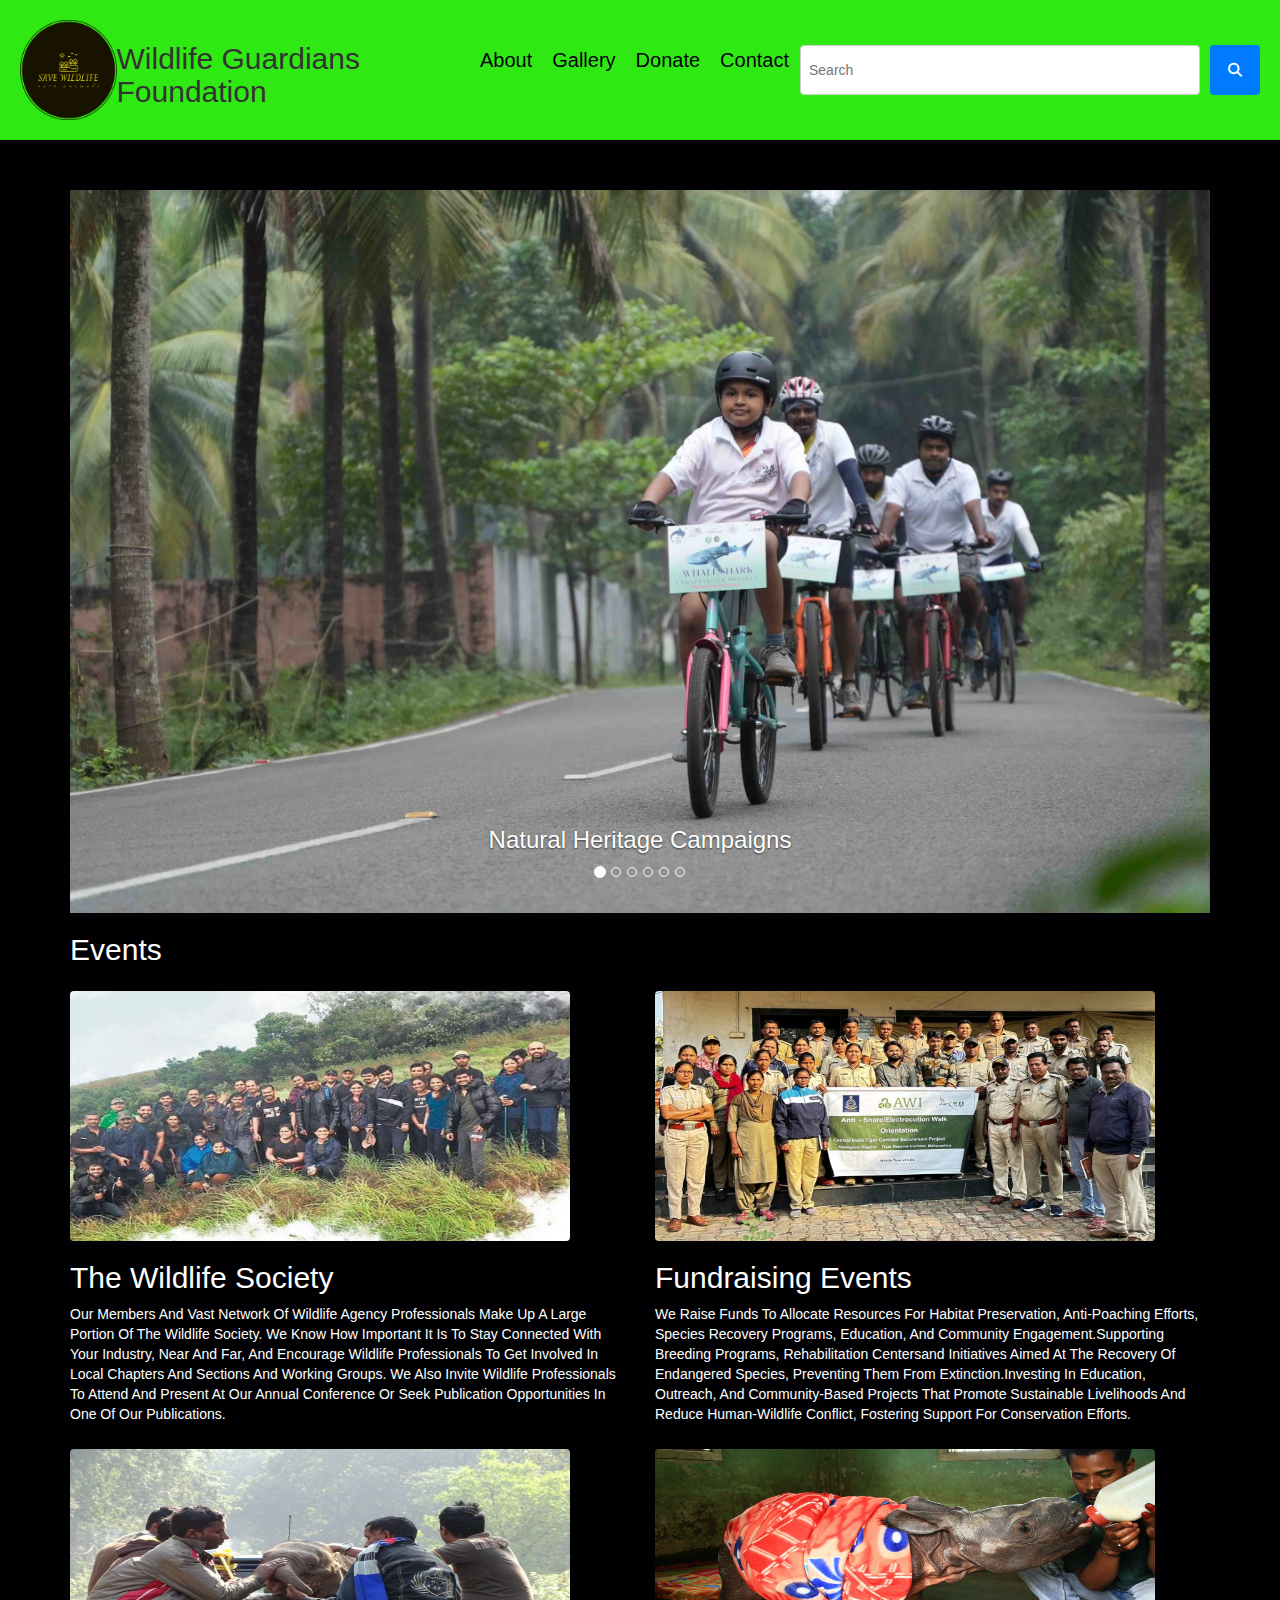
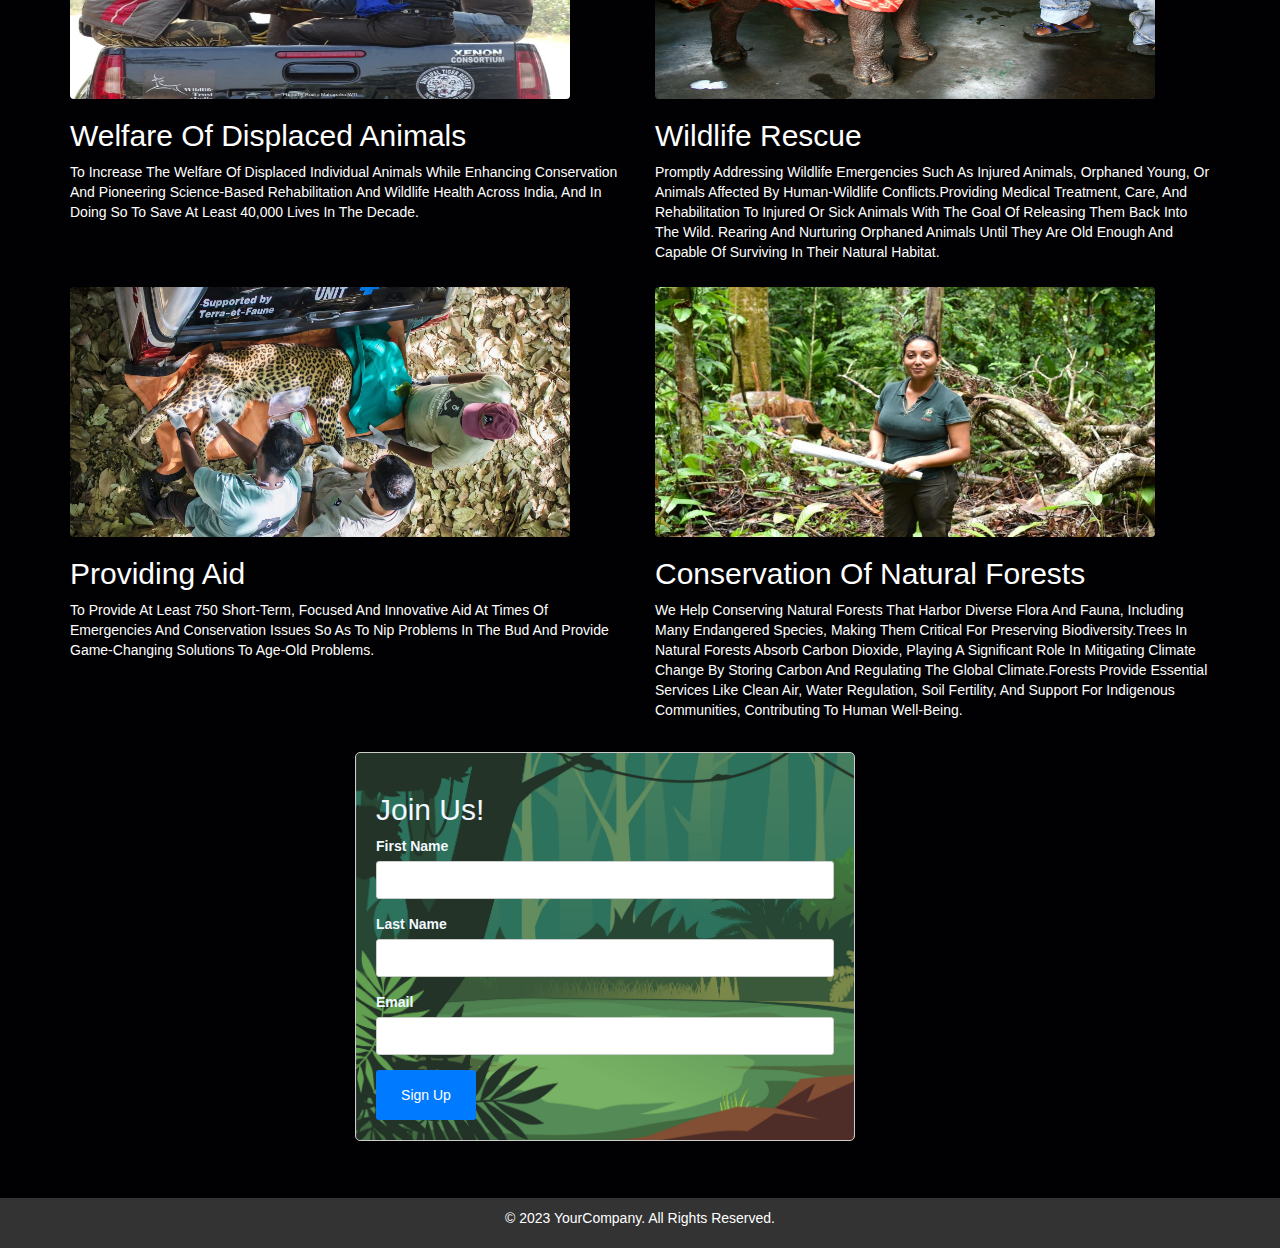
<file: Wildlife Conservation/index.html>
<!DOCTYPE html>
<html lang="en">
<head>
    <meta charset="UTF-8">
    <meta name="viewport" content="width=device-width, initial-scale=1.0">
    <!--css link-->
    <link rel="stylesheet" href="https://cdnjs.cloudflare.com/ajax/libs/font-awesome/6.5.1/css/all.min.css">
    <!--link for jquery-->
    <script src="https://ajax.googleapis.com/ajax/libs/jquery/3.7.1/jquery.min.js"></script>
    <!--link for bootstrap-->
  <script src="https://maxcdn.bootstrapcdn.com/bootstrap/3.4.1/js/bootstrap.min.js"></script>
  <link rel="stylesheet" href="https://maxcdn.bootstrapcdn.com/bootstrap/3.4.1/css/bootstrap.min.css">
    <!--custom css-->
    <link rel="stylesheet" href="style.css">
    <title>WILDLIFE GUARDIANS FOUNDATION</title>
</head>
<body>
<!--header section starts-->
<header class="header">
  <a href="#" class="logo">
    <img src="images.png" height="60px" width="100%" alt="the logo">
  </a>
  <h2 class="foundation_name">Wildlife Guardians Foundation</h2>
  <nav class="navbar">
    <a href="aboutus.html">About</a>
    <a href="gallery.html">Gallery</a>
    <a href="donate.html">Donate</a>
    <a href="contactus.html">Contact</a>
  </nav>
  <div class="search-form">
    <input type="search" id="search-box" placeholder="Search">
    <button type="submit"><i class="fa-solid fa-magnifying-glass"></i></button>
  </div>
</header>
<!--header section ends-->
<main>
<div class="container">
  <div id="demo" class="carousel slide" data-ride="carousel">
      <!-- Indicators -->
      <ul class="carousel-indicators">
        <li data-target="#demo" data-slide-to="0" class="active"></li>
        <li data-target="#demo" data-slide-to="1"></li>
        <li data-target="#demo" data-slide-to="2"></li>
        <li data-target="#demo" data-slide-to="3"></li>
        <li data-target="#demo" data-slide-to="4"></li>
        <li data-target="#demo" data-slide-to="5"></li>
      </ul>
    
      <!-- Wrapper for slides -->
      <div class="carousel-inner">
        <div class="item active">
          <img src="img-a.jpg" alt="img-a" width="100%" height="450">
          <div class="carousel-caption">
              <h3>Natural Heritage Campaigns</h3>
              </div>
        </div>
        <div class="item">
          <img src="img-b.jpg" alt="img-b" width="100%" height="450">
          <div class="carousel-caption">
              <h3>Protecting Endangered Species</h3>
              </div>
        </div>
        <div class="item">
          <img src="img-c.jpg" alt="img-d" width="100%" height="450">
          <div class="carousel-caption">
              <h3>Species Recovery</h3>
              </div>
        </div>
        <div class="item">
          <img src="img-d.jpg" alt="img-e" width="100%" height="450">
          <div class="carousel-caption">
              <h3>Wild Lands</h3>
              </div>
        </div>
        <div class="item">
          <img src="img-e.jpg" alt="img-f" width="100%" height="450">
          <div class="carousel-caption">
              <h3>Rescue Operations</h3>
              </div>
        </div>
        <div class="item">
          <img src="img-f.jpg" alt="img-f" width="100%" height="450">
          <div class="carousel-caption">
              <h3>Vaccinating Operations</h3>
              </div>
        </div>
      <!-- Left and right controls -->
      <a class="carousel-control-prev" href="#demo" data-slide="prev">
          <span class="carousel-control-prev-icon"></span>
      </a>
      <a class="carousel-control-next" href="#demo" data-slide="next">
     <span class="carousel-control-next-icon"></span>
      </a>
      </div>
    </div>
    <!--events-->
  <h2 class="events">Events</h2>
  <div class="container1">
    <div class="row">
      <div class="col-md-6">
        <div class="image-with-text">
          <img class="image" src="d1.avif" alt="Placeholder Image">
          <div>
            <h2 class="events">The Wildlife Society</h2>
            <p class="events">Our members and vast network of wildlife agency professionals make up a large portion of The Wildlife Society. 
                We know how important it is to stay connected with your industry, near and far, 
                and encourage wildlife professionals to get involved in local chapters and sections and working groups. 
                We also invite wildlife professionals to attend and present at our annual conference or 
                seek publication opportunities in one of our publications.</p>
          </div>
        </div>
      </div>
      <div class="col-md-6">
        <div class="image-with-text">
          <img class="image" src="d2.jpg" alt="Placeholder Image">
          <div>
            <h2 class="events">Fundraising Events</h2>
            <p class="events">We raise funds to allocate resources for habitat preservation, anti-poaching efforts, 
              species recovery programs, education, and community engagement.Supporting breeding programs, 
              rehabilitation centersand initiatives aimed at the recovery of endangered species, 
              preventing them from extinction.Investing in education, outreach, and community-based projects that 
              promote sustainable livelihoods and reduce human-wildlife conflict, 
              fostering support for conservation efforts.</p>
          </div>
        </div>
      </div>
    </div>
  </div>
  <div class="container1">
    <div class="row">
      <div class="col-md-6">
        <div class="image-with-text">
          <img class="image" src="d3.jpg" alt="Placeholder Image">
          <div>
            <h2 class="events">Welfare of displaced Animals</h2>
            <p class="events">To increase the welfare of displaced individual animals while enhancing conservation 
                and pioneering science-based rehabilitation and wildlife health across India, 
                and in doing so to save at least 40,000 lives in the decade.</p>
          </div>
        </div>
      </div>
      <div class="col-md-6">
        <div class="image-with-text">
          <img class="image" src="d4.jpg" alt="Placeholder Image">
          <div>
            <h2 class="events">Wildlife Rescue</h2>
            <p class="events">Promptly addressing wildlife emergencies such as injured animals, orphaned young,
               or animals affected by human-wildlife conflicts.Providing medical treatment, care, 
               and rehabilitation to injured or sick animals with the goal of releasing them back into the wild.
               Rearing and nurturing orphaned animals until they are old enough and capable of surviving in 
               their natural habitat.</p>
          </div>
        </div>
      </div>
    </div>
  </div>
  <div class="container1">
    <div class="row">
      <div class="col-md-6">
        <div class="image-with-text">
          <img class="image" src="d5.jpg" alt="Placeholder Image">
          <div>
            <h2 class="events">Providing Aid</h2>
            <p class="events">To provide at least 750 short-term, focused and innovative aid at times of emergencies and 
                conservation issues so as to nip problems in the bud and provide game-changing solutions 
                to age-old problems.</p>
          </div>
        </div>
      </div>
      <div class="col-md-6">
        <div class="image-with-text">
          <img class="image" src="d6.jpg" alt="Placeholder Image">
          <div>
            <h2 class="events">Conservation of Natural Forests</h2>
            <p class="events">We help conserving natural forests that harbor diverse flora and fauna, including many endangered species, 
              making them critical for preserving biodiversity.Trees in natural forests absorb carbon dioxide, 
              playing a significant role in mitigating climate change by storing carbon and regulating 
              the global climate.Forests provide essential services like clean air, water regulation, 
              soil fertility, and support for indigenous communities, contributing to human well-being.</p>
          </div>
        </div>
      </div>
    </div>
  </div>
  <!--sign up form-->
  <div class="signup-container">
    <form class="signup-form">
      <h2>Join Us!</h2>
      <div class="form-group">
        <label for="firstName">First Name</label>
        <input type="text" id="firstName" name="firstName" required>
      </div>
      <div class="form-group">
        <label for="lastName">Last Name</label>
        <input type="text" id="lastName" name="lastName" required>
      </div>
      <div class="form-group">
        <label for="email">Email</label>
        <input type="email" id="email" name="email" required>
      </div>
      <button class="reg" type="submit">Sign Up</button>
    </form>
  </main>
  <!--footer starts-->
  <footer class="bg-dark text-white text-center py-3 mt-4">
    <p>&copy; 2023 YourCompany. All rights reserved.</p>
  </footer>
  <!--footer ends-->
</body>
</html>
</file>
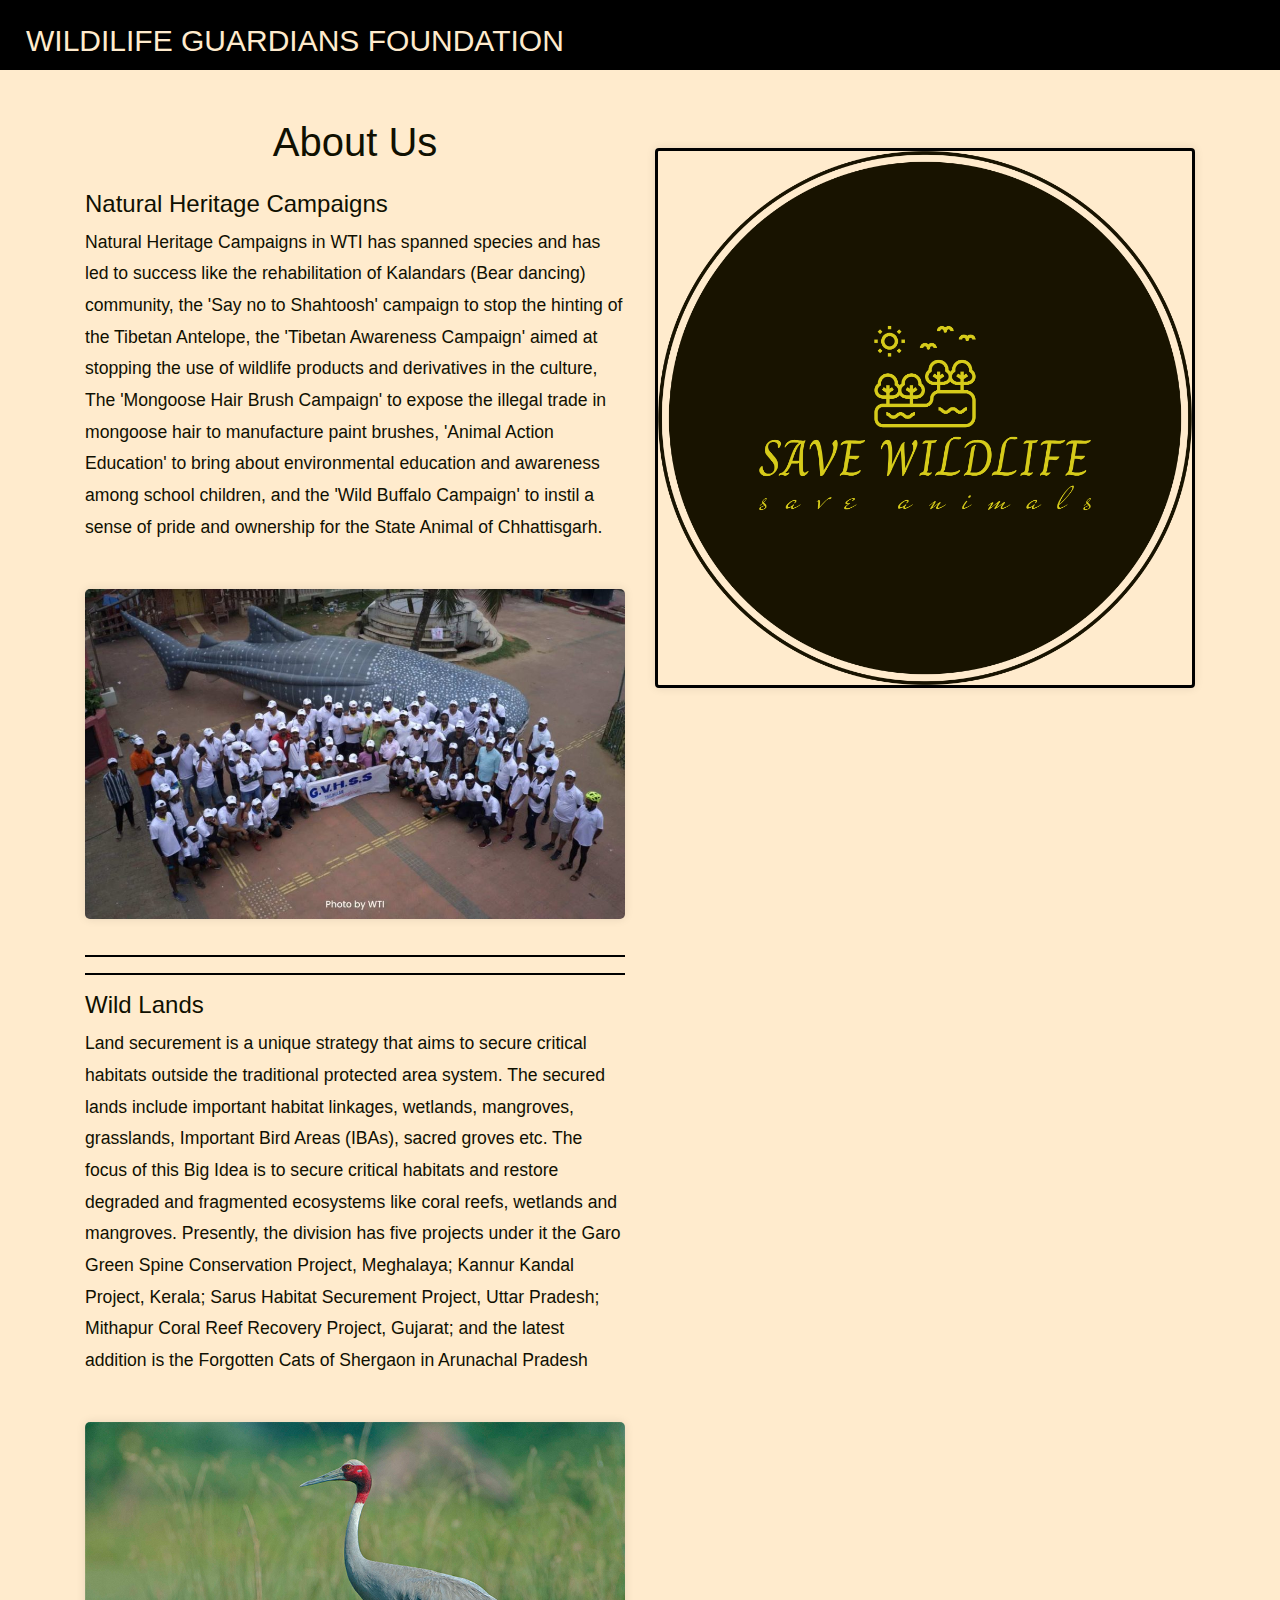
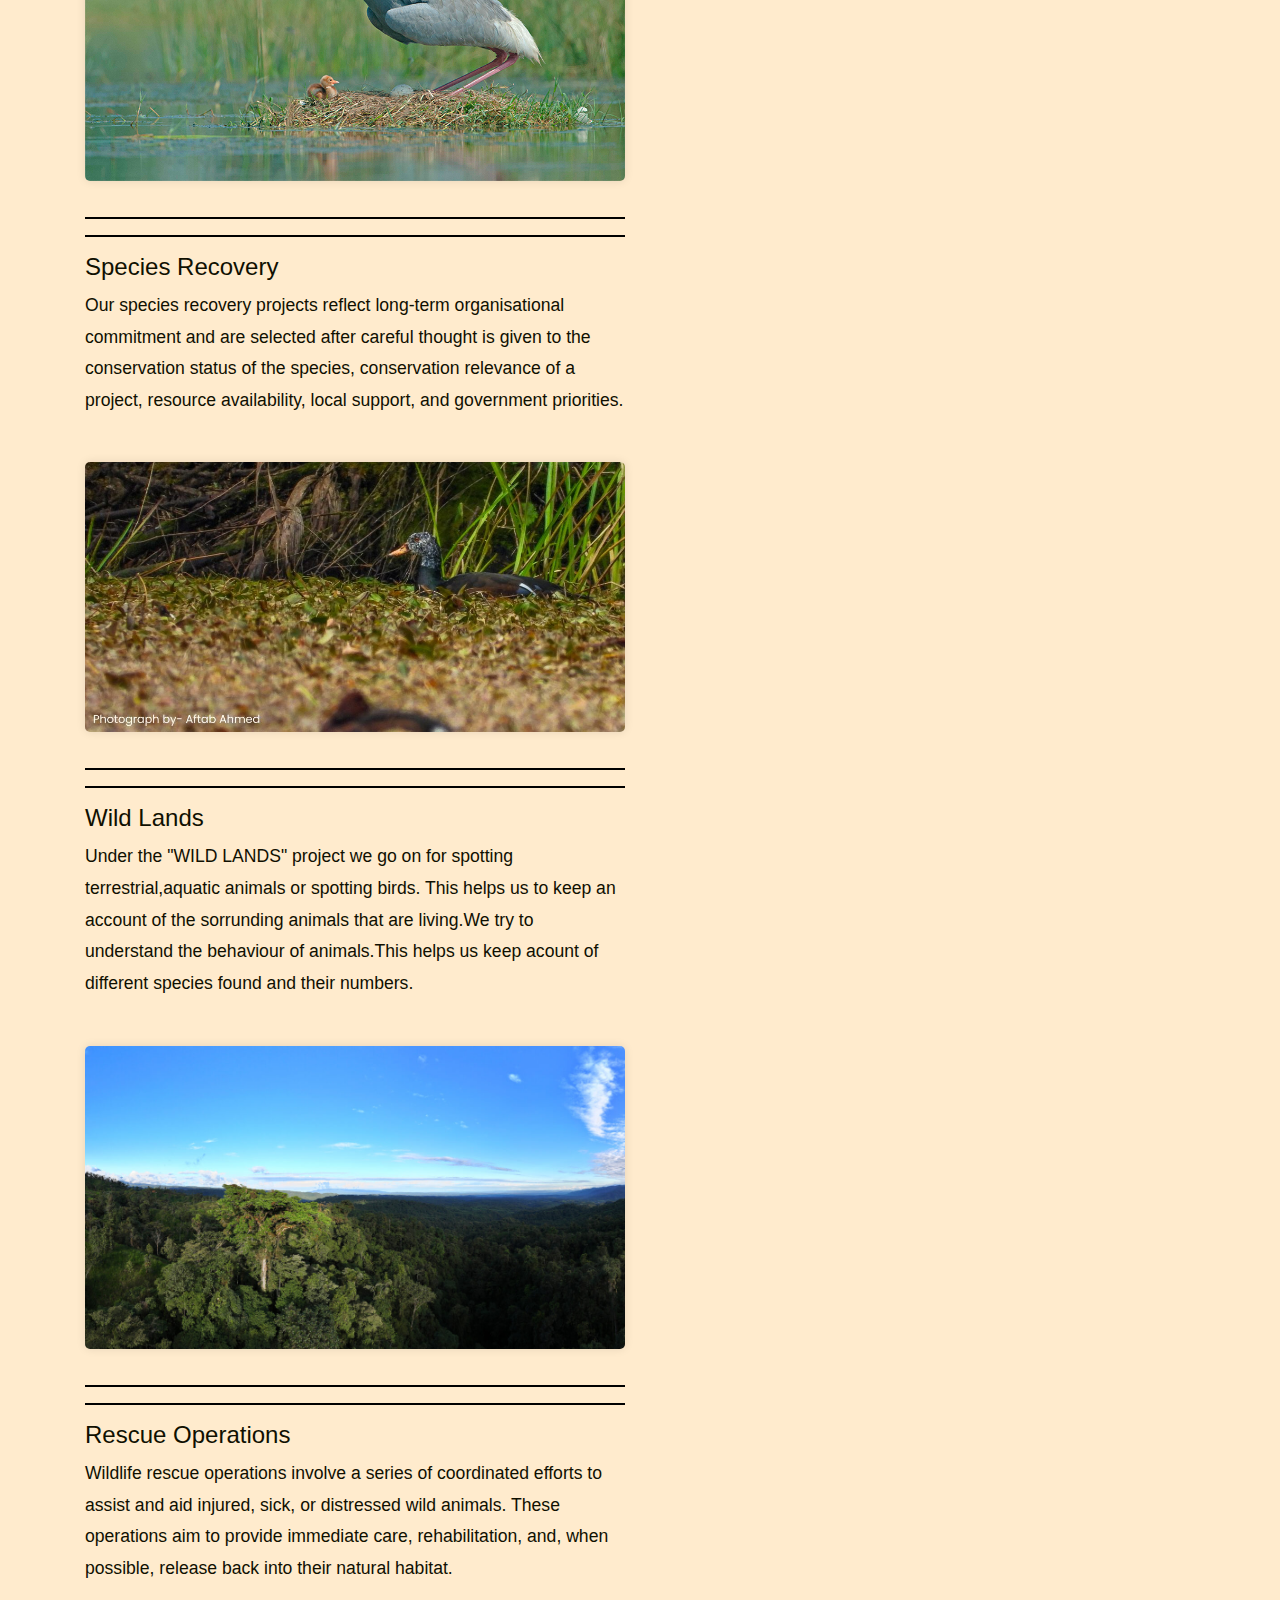
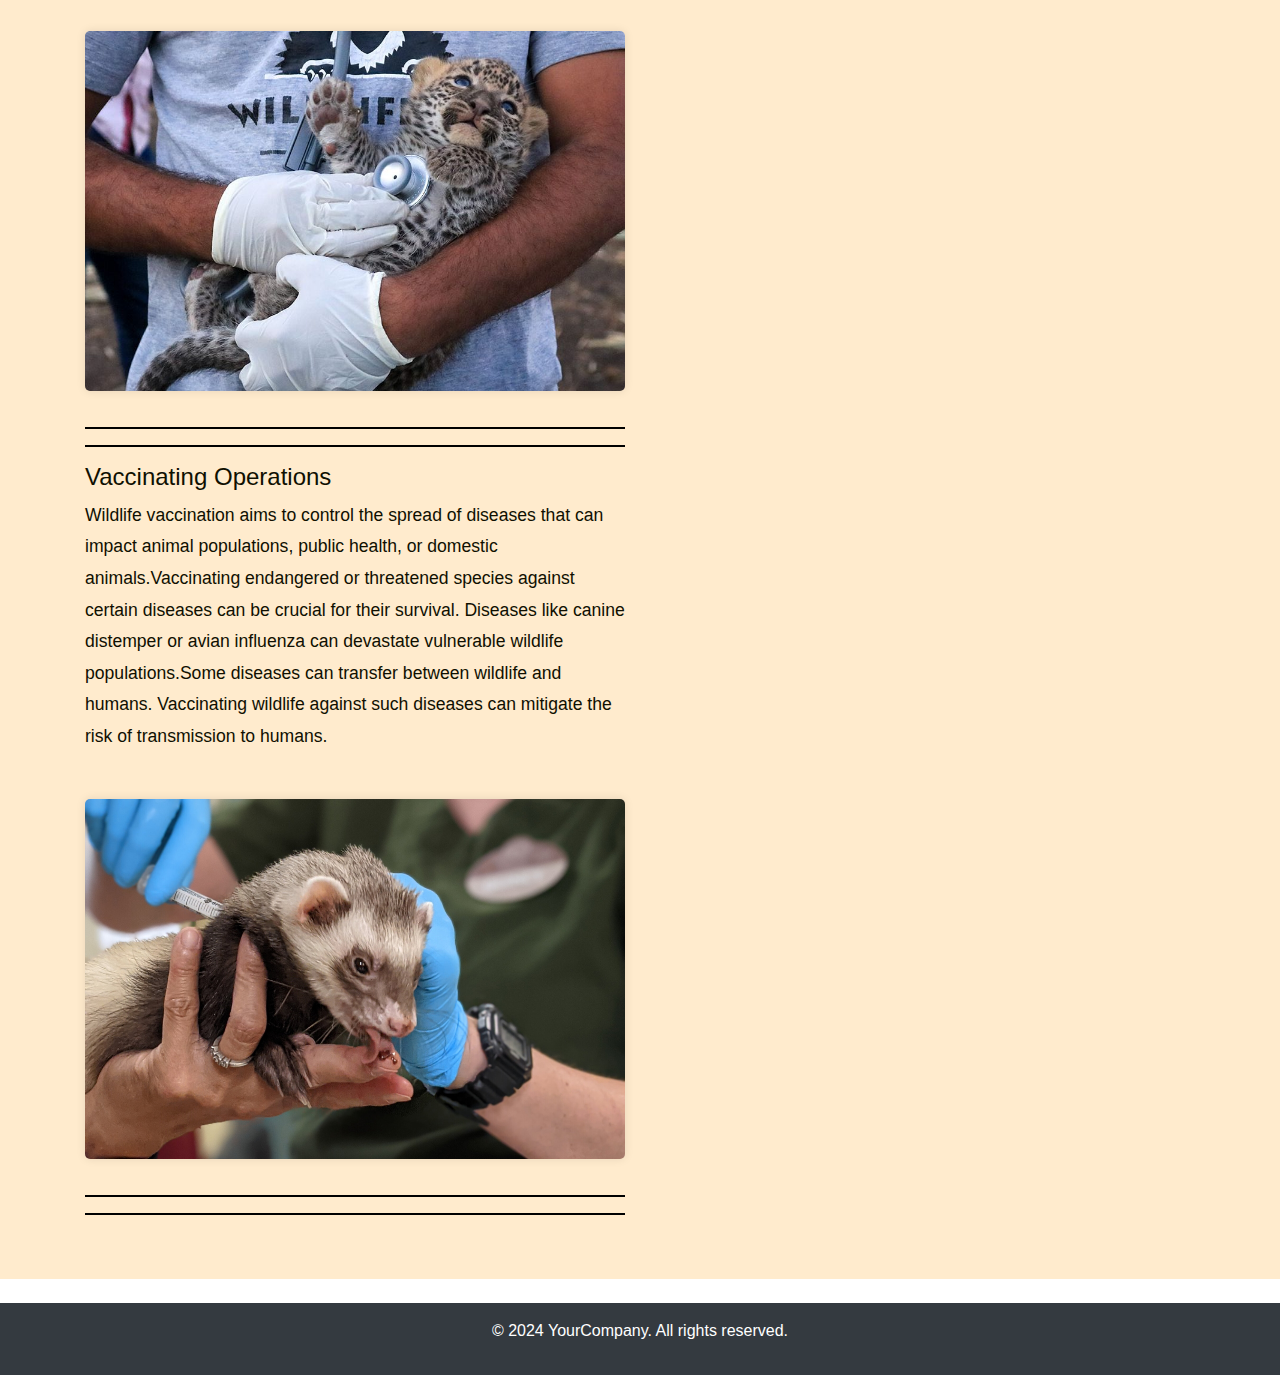
<file: aboutus.html>
<!DOCTYPE html>
<html lang="en">
<head>
  <meta charset="UTF-8">
  <title>About</title>
  <!-- Bootstrap CSS -->
  <link href="https://stackpath.bootstrapcdn.com/bootstrap/4.5.2/css/bootstrap.min.css" rel="stylesheet">
  <!-- Custom CSS -->
  <link href="aboutus.css" rel="stylesheet">
  <!-- Bootstrap JS and jQuery -->
<script src="https://code.jquery.com/jquery-3.5.1.slim.min.js"></script>
<script src="https://cdn.jsdelivr.net/npm/@popperjs/core@2.9.2/dist/umd/popper.min.js"></script>
<script src="https://stackpath.bootstrapcdn.com/bootstrap/4.5.2/js/bootstrap.min.js"></script>
<!-- Custom JS or jQuery scripts can be added if necessary -->
</head>
<body>
<!--header starts-->
<header>
  <nav class="navbar">
    <a href="http://127.0.0.1:5500/index.html">WILDILIFE GUARDIANS FOUNDATION</a>
  </nav>
</header>
<!--header ends-->
<main>
<!-- About Us Section -->
<section id="about" class="py-5">
  <div class="container">
    <div class="row">
      <div class="col-lg-6">
        <h2 class="mb-4">About Us</h2>
       <h4>Natural Heritage Campaigns</h4>
       <p>Natural Heritage Campaigns in WTI has spanned species and has led to success 
        like the rehabilitation of Kalandars (Bear dancing) community, the 'Say no to Shahtoosh' 
        campaign to stop the hinting of the Tibetan Antelope, the 'Tibetan Awareness Campaign' aimed at 
        stopping the use of wildlife products and derivatives in the culture, The 'Mongoose Hair Brush Campaign' 
        to expose the illegal trade in mongoose hair to manufacture paint brushes, 'Animal Action Education' 
        to bring about environmental education and awareness among school children, and the 'Wild Buffalo Campaign' 
        to instil a sense of pride and ownership for the State Animal of Chhattisgarh.</p>
        <img class="margin" src="images/au1.jpg" alt="au1">
        <hr>
        <hr>
        <h4>Wild Lands</h4>
        <p>Land securement is a unique strategy that aims to secure critical habitats outside the traditional 
            protected area system. The secured lands include important habitat linkages, wetlands, mangroves, grasslands, 
            Important Bird Areas (IBAs), sacred groves etc. The focus of this Big Idea is to secure critical habitats and 
            restore degraded and fragmented ecosystems like coral reefs, wetlands and mangroves.
            Presently, the division has five projects under it the Garo Green Spine Conservation Project, Meghalaya;
            Kannur Kandal Project, Kerala; Sarus Habitat Securement Project, Uttar Pradesh; Mithapur Coral Reef 
            Recovery Project, Gujarat; and the latest addition is the Forgotten Cats of Shergaon in Arunachal Pradesh</p>
            <img class="margin" src="images/au2.png" alt="au2">
            <hr>
            <hr>
            <h4>Species Recovery</h4>
            <p>Our species recovery projects reflect long-term organisational commitment and are selected after careful thought 
                is given to the conservation status of the species, conservation relevance of a project, resource availability, 
                local support, and government priorities.</p>
                <img class="margin" src="images/au3.jpg" alt="au3">
                <hr>
                <hr>
            <h4>Wild Lands</h4>
            <p>Under the "WILD LANDS" project we go on for spotting terrestrial,aquatic animals or spotting birds.
              This helps us to keep an account of the sorrunding animals that are living.We try to understand the 
              behaviour of animals.This helps us keep acount of different species found and their numbers.
                </p>
                <img class="margin" src="images/au4.jpg" alt="au3">
                <hr>
                <hr>
            <h4>Rescue Operations</h4>
            <p>Wildlife rescue operations involve a series of coordinated efforts to assist and aid injured, sick, 
              or distressed wild animals. These operations aim to provide immediate care, rehabilitation, and, 
              when possible, release back into their natural habitat. </p>
                <img class="margin" src="images/au5.jpg" alt="au3">
                <hr>
                <hr>
            <h4>Vaccinating Operations</h4>
            <p>Wildlife vaccination aims to control the spread of diseases that can impact animal populations,
               public health, or domestic animals.Vaccinating endangered or threatened species against certain 
               diseases can be crucial for their survival. Diseases like canine distemper or avian influenza 
               can devastate vulnerable wildlife populations.Some diseases can transfer between wildlife and humans. 
               Vaccinating wildlife against such diseases can mitigate the risk of transmission to humans.</p>
                <img class="margin" src="images/au6.jpg" alt="au3">
                <hr>
                <hr>
      </div>
      <!--logo-->
      <div class="col-lg-6">
        <img src="images/images.png" class="img-fluid rounded" alt="Charity Image">
      </div>
    </div>
  </div>
</section>
</main>
<!--footer starts-->
<footer class="bg-dark text-white text-center py-3 mt-4">
  <p>&copy; 2024 YourCompany. All rights reserved.</p>
</footer>
<!--footer ends-->
</body>
</html>
</file>
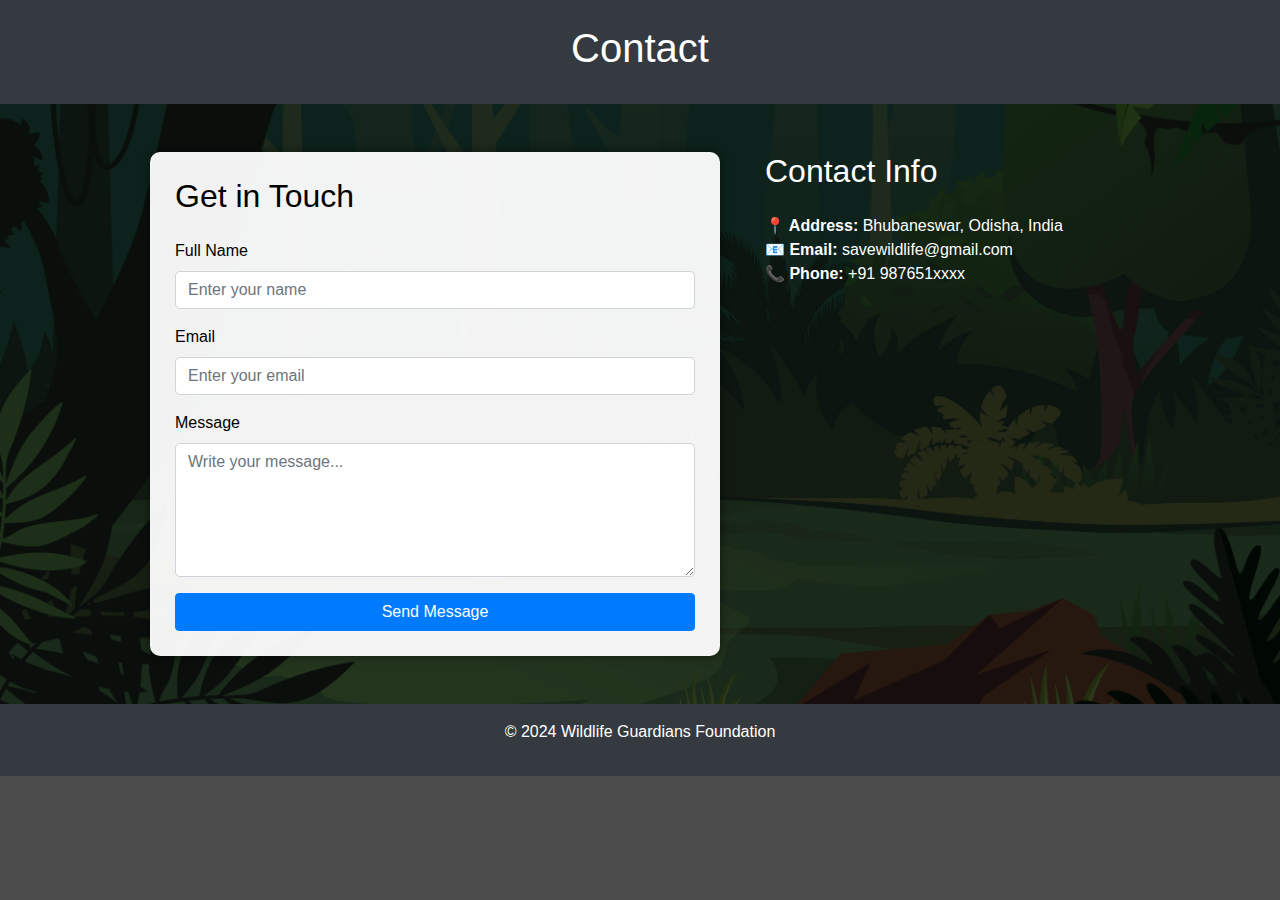
<file: contactus.html>
<!DOCTYPE html>
<html lang="en">
<head>
  <meta charset="UTF-8">
  <title>Contact</title>

  <!-- Bootstrap -->
  <link rel="stylesheet" href="https://stackpath.bootstrapcdn.com/bootstrap/4.5.2/css/bootstrap.min.css">

  <!-- Custom CSS -->
  <link rel="stylesheet" href="contactus.css">
</head>

<body>

<!-- Header -->
<header class="bg-dark text-white text-center py-4">
  <h1>Contact</h1>
</header>

<!-- Main -->
<main class="container mt-5">

  <div class="row justify-content-center">

    <!-- Contact Form -->
    <div class="col-md-6 contact-box">
      <h2 class="mb-4">Get in Touch</h2>

      <form>
        <div class="form-group">
          <label>Full Name</label>
          <input type="text" class="form-control" placeholder="Enter your name">
        </div>

        <div class="form-group">
          <label>Email</label>
          <input type="email" class="form-control" placeholder="Enter your email">
        </div>

        <div class="form-group">
          <label>Message</label>
          <textarea class="form-control" rows="5" placeholder="Write your message..."></textarea>
        </div>

        <button type="submit" class="btn btn-primary btn-block">Send Message</button>
      </form>
    </div>

    <!-- Contact Info -->
    <div class="col-md-4 contact-info">
      <h2 class="mb-4">Contact Info</h2>
      <ul class="list-unstyled">
        <li><strong>📍 Address:</strong> Bhubaneswar, Odisha, India</li>
        <li><strong>📧 Email:</strong> savewildlife@gmail.com</li>
        <li><strong>📞 Phone:</strong> +91 987651xxxx</li>
      </ul>
    </div>

  </div>

</main>

<!-- Footer -->
<footer class="bg-dark text-white text-center py-3 mt-5">
  <p>&copy; 2024 Wildlife Guardians Foundation</p>
</footer>

</body>
</html>
</file>
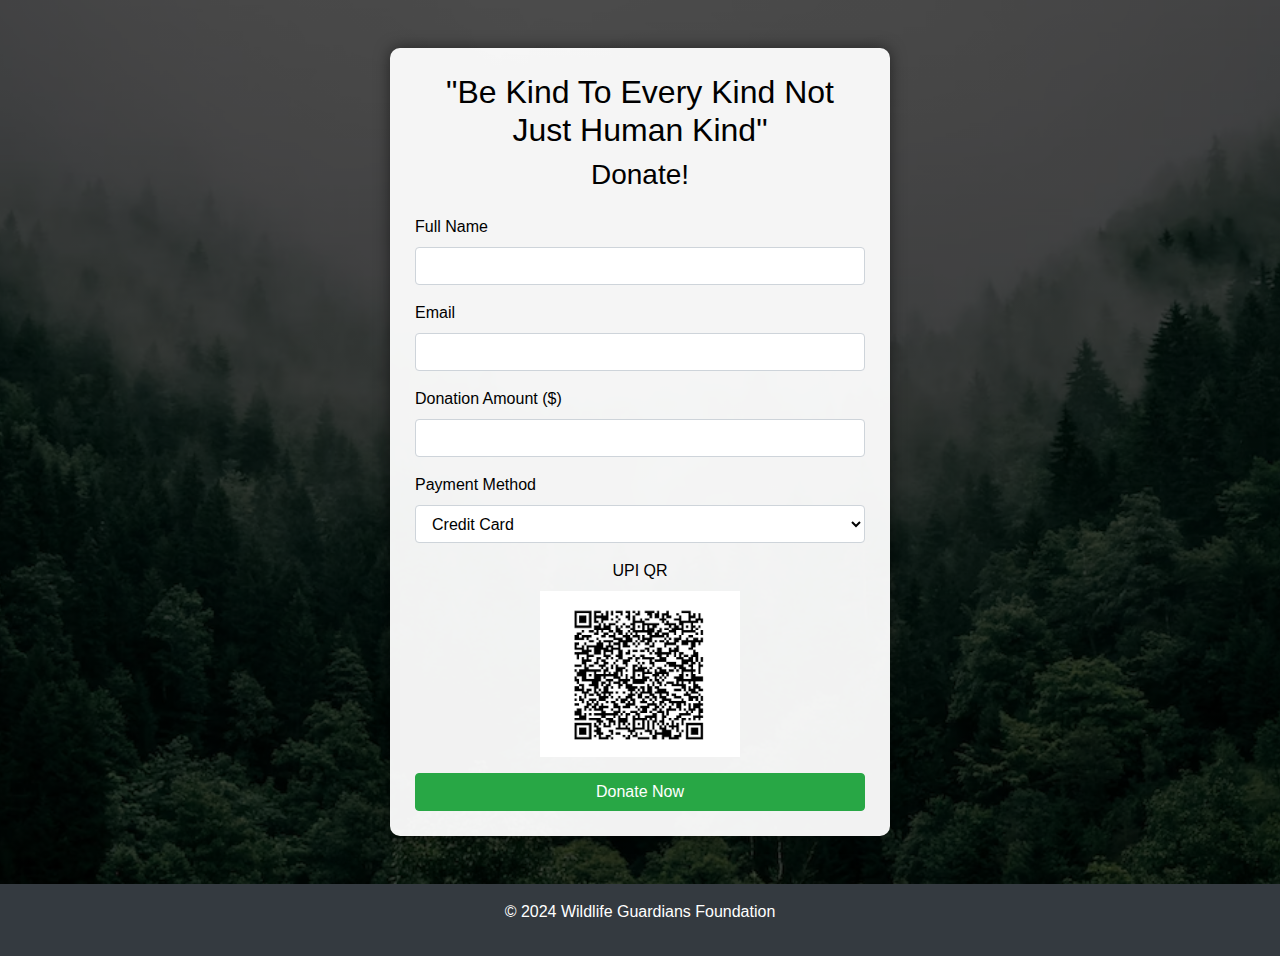
<file: donate.html>
<!DOCTYPE html>
<html lang="en">
<head>
  <meta charset="UTF-8">
  <title>Donate</title>

  <link href="https://stackpath.bootstrapcdn.com/bootstrap/4.5.2/css/bootstrap.min.css" rel="stylesheet">

  <link rel="stylesheet" href="donate.css">
</head>

<body>
<main>
  <div class="container my-5 donate-box">

    <form id="donationForm">
      <h2 align="center">"Be Kind To Every Kind Not Just Human Kind"</h2>
      <h3 class="text-center mb-4">Donate!</h3>

      <div class="form-group">
        <label>Full Name</label>
        <input type="text" class="form-control" id="name" required>
      </div>

      <div class="form-group">
        <label>Email</label>
        <input type="email" class="form-control" id="email" required>
      </div>

      <div class="form-group">
        <label>Donation Amount ($)</label>
        <input type="number" class="form-control" id="amount" required>
      </div>

      <div class="form-group">
        <label>Payment Method</label>
        <select class="form-control" id="payment">
          <option>Credit Card</option>
          <option>UPI</option>
          <option>PayPal</option>
        </select>
      </div>

      <div class="form-group text-center">
        <label>UPI QR</label><br>
        <img src="images/upi.png" class="upi-img">
      </div>

      <button type="submit" class="btn btn-success btn-block">Donate Now</button>
    </form>

  </div>
</main>

<div class="modal fade" id="successModal" tabindex="-1">
  <div class="modal-dialog">
    <div class="modal-content text-center p-4">
      <h3>🎉 Thank You!</h3>
      <p>Your donation was successful.</p>
      <button class="btn btn-success" data-dismiss="modal">Close</button>
    </div>
  </div>
</div>

<footer class="bg-dark text-white text-center py-3 mt-4">
  <p>&copy; 2024 Wildlife Guardians Foundation</p>
</footer>

<script src="https://code.jquery.com/jquery-3.5.1.slim.min.js"></script>
<script src="https://cdn.jsdelivr.net/npm/@popperjs/core@2.9.2/dist/umd/popper.min.js"></script>
<script src="https://stackpath.bootstrapcdn.com/bootstrap/4.5.2/js/bootstrap.min.js"></script>

<script>
document.getElementById("donationForm").addEventListener("submit", function(e) {
  e.preventDefault();

  let name = document.getElementById("name").value.trim();
  let email = document.getElementById("email").value.trim();
  let amount = document.getElementById("amount").value;

  // Validation
  if(name === "" || email === "" || amount === "") {
    alert("Please fill all fields");
    return;
  }

  if(amount <= 0) {
    alert("Enter a valid donation amount");
    return;
  }

  // Fake payment delay
  setTimeout(() => {
    $('#successModal').modal('show');
    document.getElementById("donationForm").reset();
  }, 800);
});
</script>

</body>
</html>
</file>
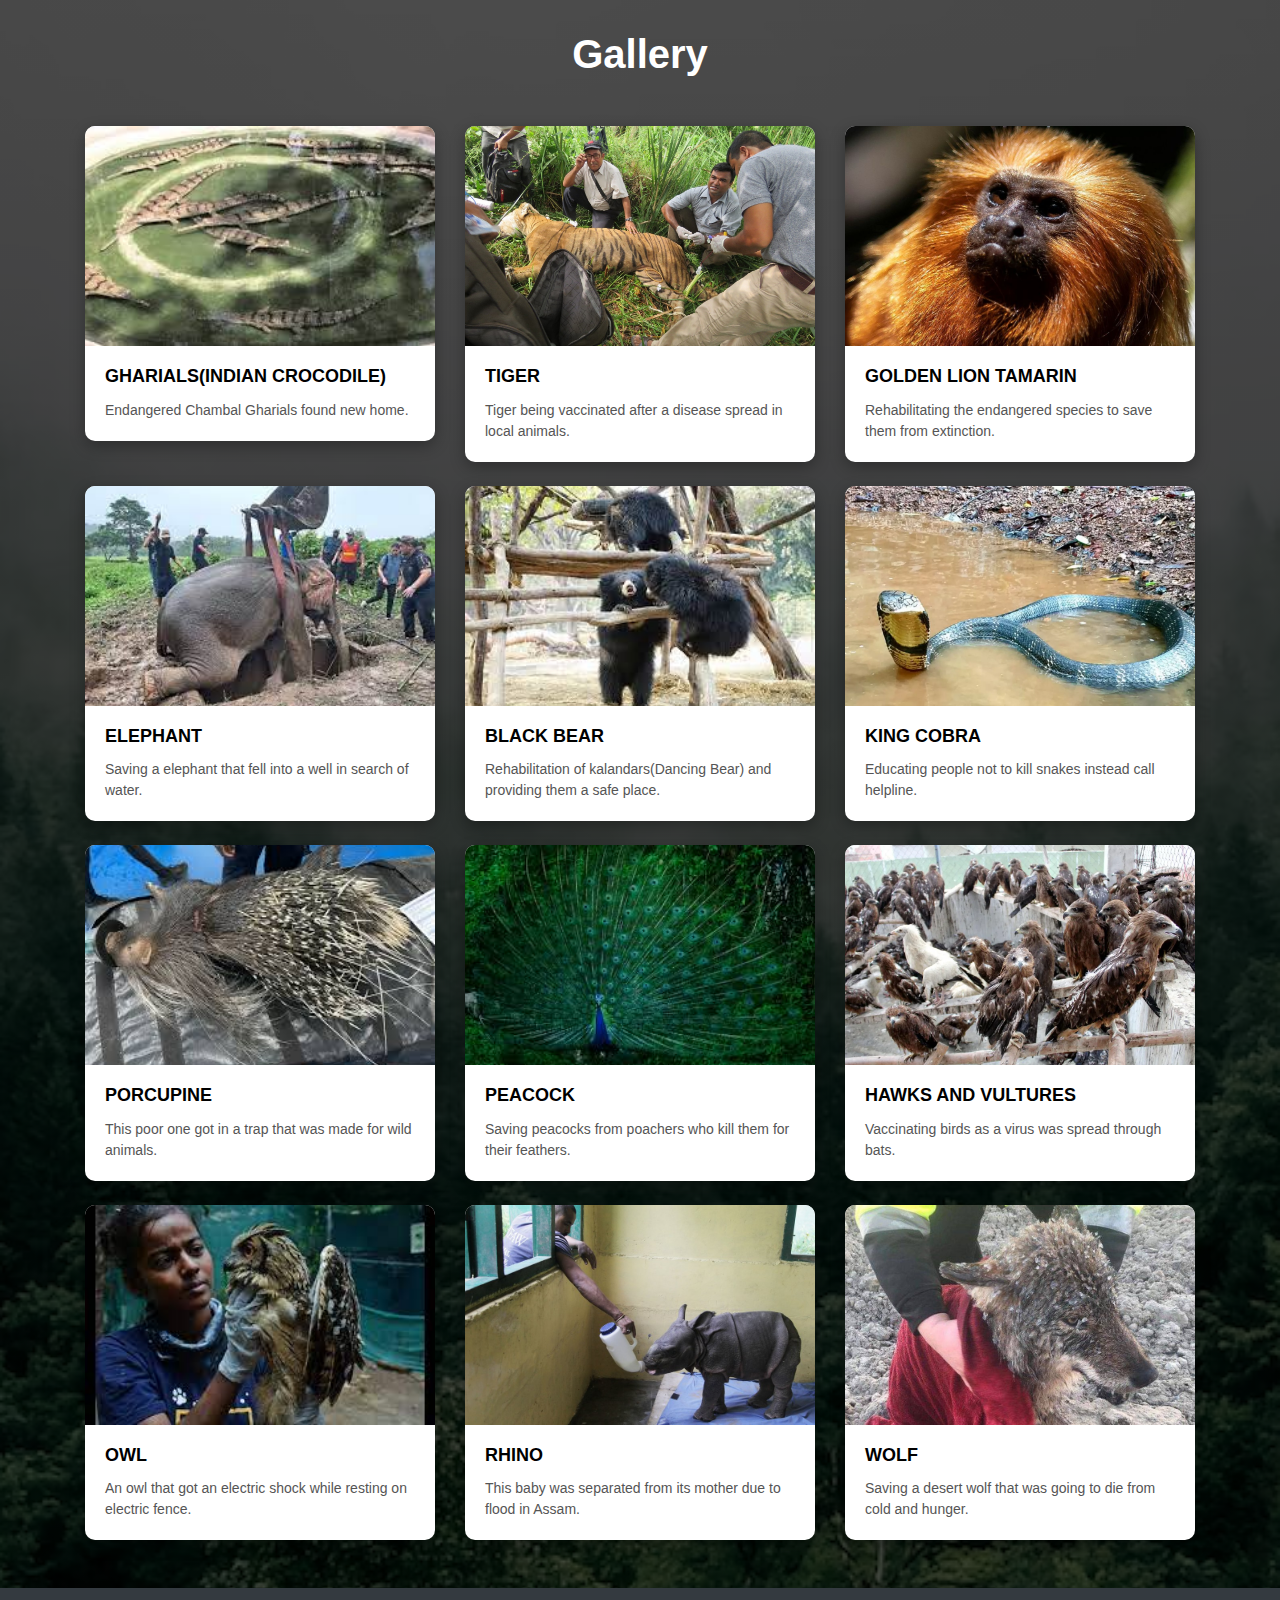
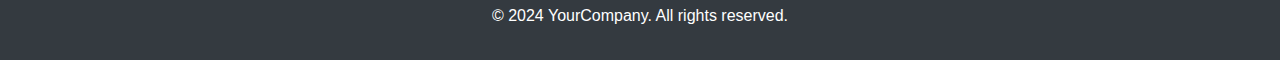
<file: gallery.html>
<!DOCTYPE html>
<html lang="en">
<head>
  <meta charset="UTF-8">
  <meta name="viewport" content="width=device-width, initial-scale=1.0">
  <title>Gallery</title>
  <!--link of bootstrap-->
  <link href="https://maxcdn.bootstrapcdn.com/bootstrap/4.5.2/css/bootstrap.min.css" rel="stylesheet">
  <!--custom css-->
  <link rel="stylesheet" href="gallery.css">
</head>
<body class="body">
<main>
  <!--code for gallery-->
<h1>Gallery</h1>
<div class="container mt-5">
  <div class="row">
    <div class="col-md-4 mb-4">
      <div class="card">
        <img src="images/img1.jfif" class="card-img-top" alt="Image 1">
        <div class="card-body">
          <h5 class="card-title">GHARIALS(INDIAN CROCODILE)</h5>
          <p class="card-text">Endangered Chambal Gharials found new home.</p>
        </div>
      </div>
    </div>
    <div class="col-md-4 mb-4">
      <div class="card">
        <img src="images/img2.jpg" class="card-img-top" alt="Image 2">
        <div class="card-body">
          <h5 class="card-title">TIGER</h5>
          <p class="card-text">Tiger being vaccinated after a disease spread in local animals.</p>
        </div>
      </div>
    </div>
    <div class="col-md-4 mb-4">
        <div class="card">
          <img src="images/img3.jpg" class="card-img-top" alt="Image 1">
          <div class="card-body">
            <h5 class="card-title">GOLDEN LION TAMARIN</h5>
            <p class="card-text">Rehabilitating the endangered species to save them from extinction.</p>
          </div>
        </div>
    </div>
  </div>
  <div class="row">
    <div class="col-md-4 mb-4">
      <div class="card">
        <img src="images/img4.jfif" class="card-img-top" alt="Image 1">
        <div class="card-body">
          <h5 class="card-title">ELEPHANT</h5>
          <p class="card-text">Saving a elephant that fell into a well in search of water.</p>
        </div>
      </div>
    </div>
    <div class="col-md-4 mb-4">
      <div class="card">
        <img src="images/img5.jfif" class="card-img-top" alt="Image 2">
        <div class="card-body">
          <h5 class="card-title">BLACK BEAR</h5>
          <p class="card-text">Rehabilitation of kalandars(Dancing Bear) and providing them a safe place.</p>
        </div>
      </div>
    </div>
    <div class="col-md-4 mb-4">
        <div class="card">
          <img src="images/img6.webp" class="card-img-top" alt="Image 1">
          <div class="card-body">
            <h5 class="card-title">KING COBRA</h5>
            <p class="card-text">Educating people not to kill snakes instead call helpline.</p>
          </div>
        </div>
    </div>
  </div>
  <div class="row">
    <div class="col-md-4 mb-4">
      <div class="card">
        <img src="images/img7.jfif" class="card-img-top" alt="Image 1">
        <div class="card-body">
          <h5 class="card-title">PORCUPINE</h5>
          <p class="card-text">This poor one got in a trap that was made for wild animals.</p>
        </div>
      </div>
    </div>
    <div class="col-md-4 mb-4">
      <div class="card">
        <img src="images/img8.jfif" class="card-img-top" alt="Image 2">
        <div class="card-body">
          <h5 class="card-title">PEACOCK</h5>
          <p class="card-text">Saving peacocks from poachers who kill them for their feathers.</p>
        </div>
      </div>
    </div>
    <div class="col-md-4 mb-4">
        <div class="card">
          <img src="images/img9.webp" class="card-img-top" alt="Image 1">
          <div class="card-body">
            <h5 class="card-title">HAWKS AND VULTURES</h5>
            <p class="card-text">Vaccinating birds as a virus was spread through bats.</p>
          </div>
        </div>
    </div>
  </div>
  <div class="row">
    <div class="col-md-4 mb-4">
      <div class="card">
        <img src="images/img10.jfif" class="card-img-top" alt="Image 1">
        <div class="card-body">
          <h5 class="card-title">OWL</h5>
          <p class="card-text">An owl that got an electric shock while resting on electric fence.</p>
        </div>
      </div>
    </div>
    <div class="col-md-4 mb-4">
      <div class="card">
        <img src="images/img11.jpg" class="card-img-top" alt="Image 2">
        <div class="card-body">
          <h5 class="card-title">RHINO</h5>
          <p class="card-text">This baby was separated from its mother due to flood in Assam.</p>
        </div>
      </div>
    </div>
    <div class="col-md-4 mb-4">
        <div class="card">
          <img src="images/img12.jpg" class="card-img-top" alt="Image 1">
          <div class="card-body">
            <h5 class="card-title">WOLF</h5>
            <p class="card-text">Saving a desert wolf that was going to die from cold and hunger.</p>
          </div>
        </div>
    </div>
  </div>
</div>
</main>
<!--footer starts-->
<footer class="bg-dark text-white text-center py-3 mt-4">
  <p>&copy; 2024 YourCompany. All rights reserved.</p>
</footer>
<!--footer ends-->
</body>
</html>
</file>
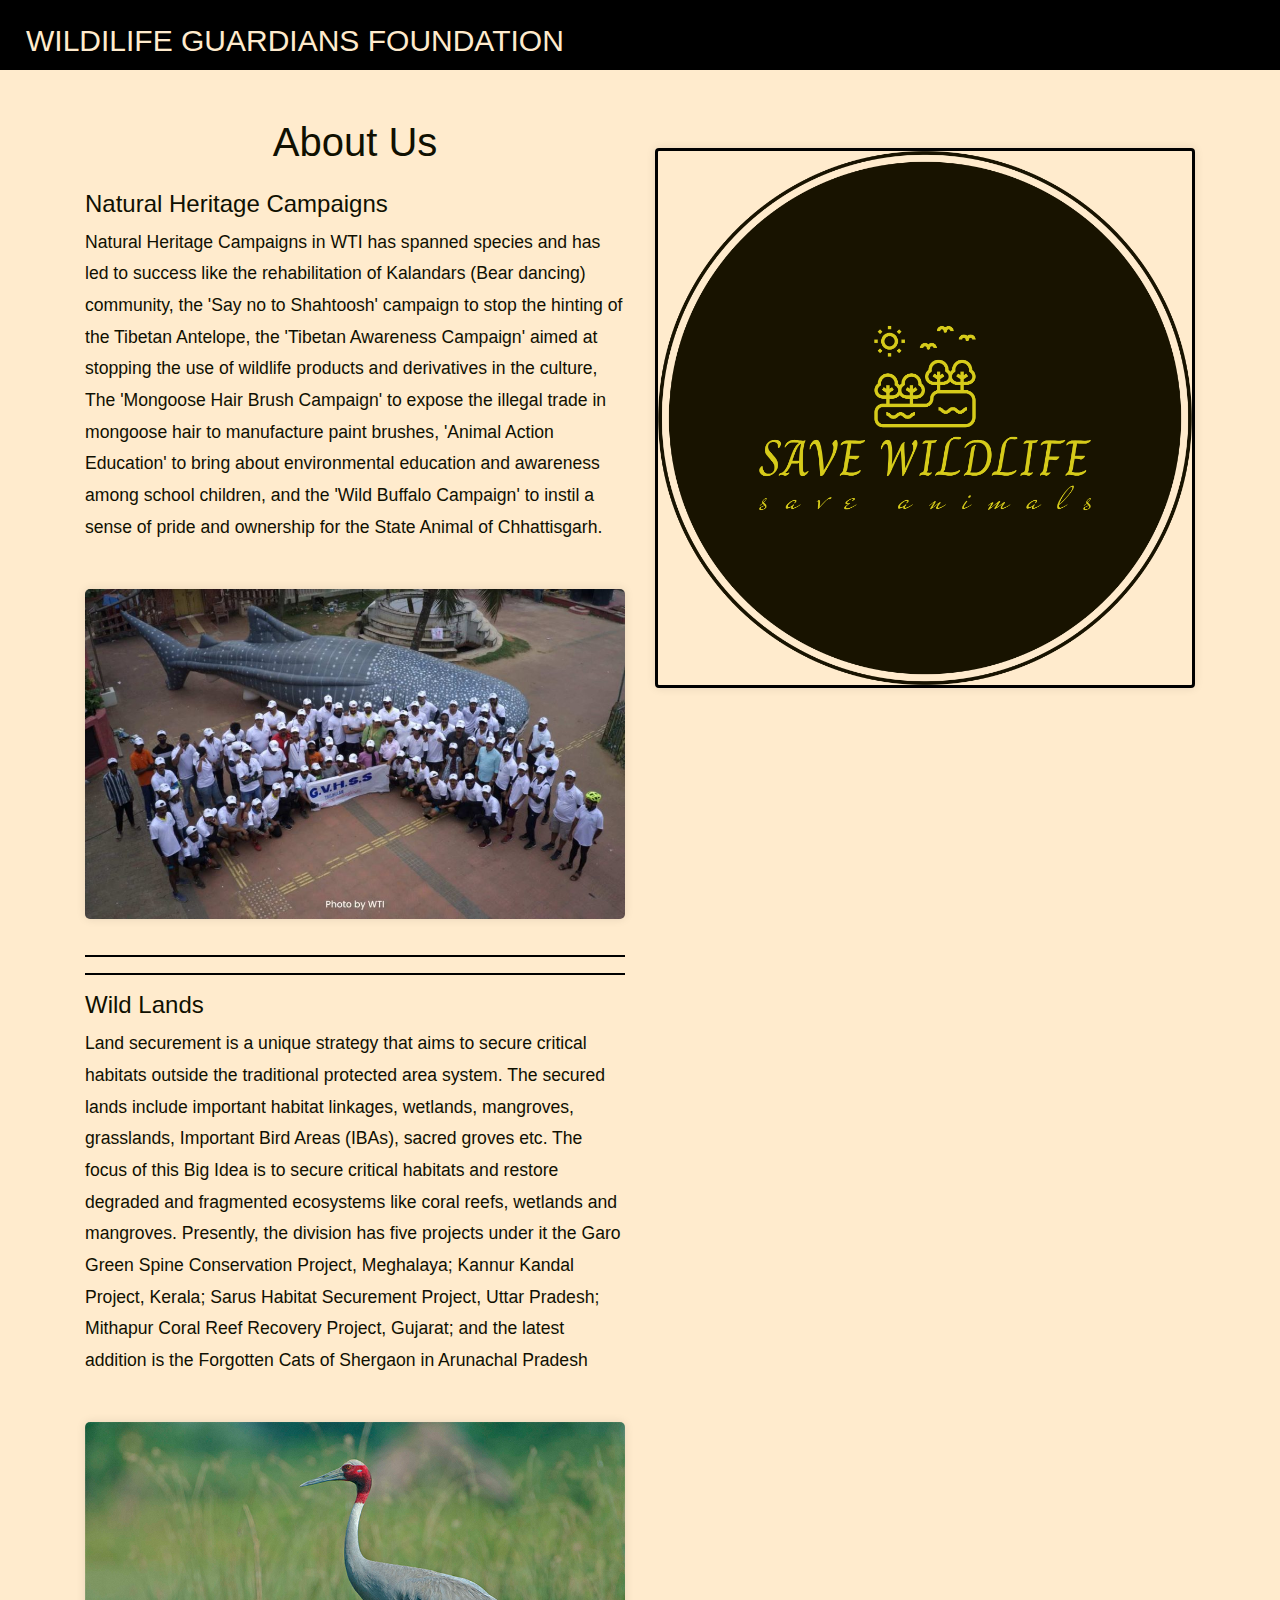
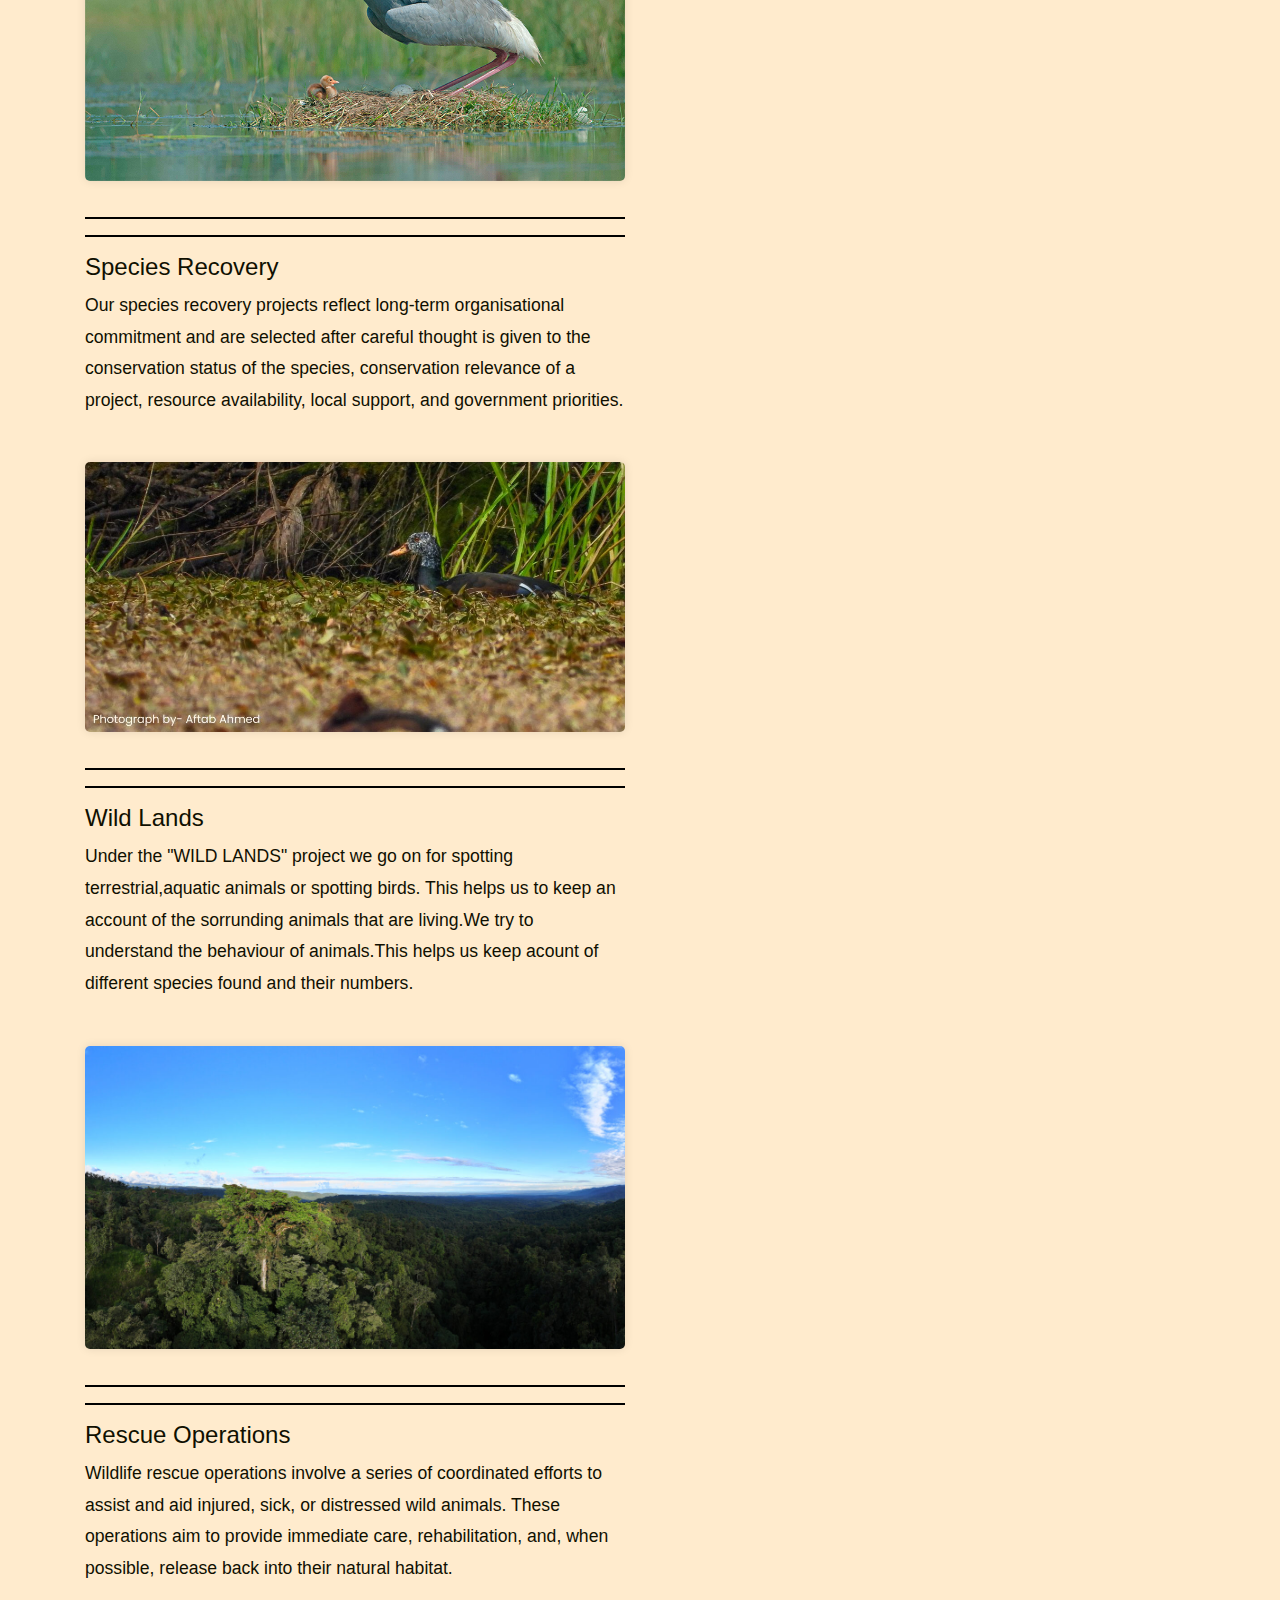
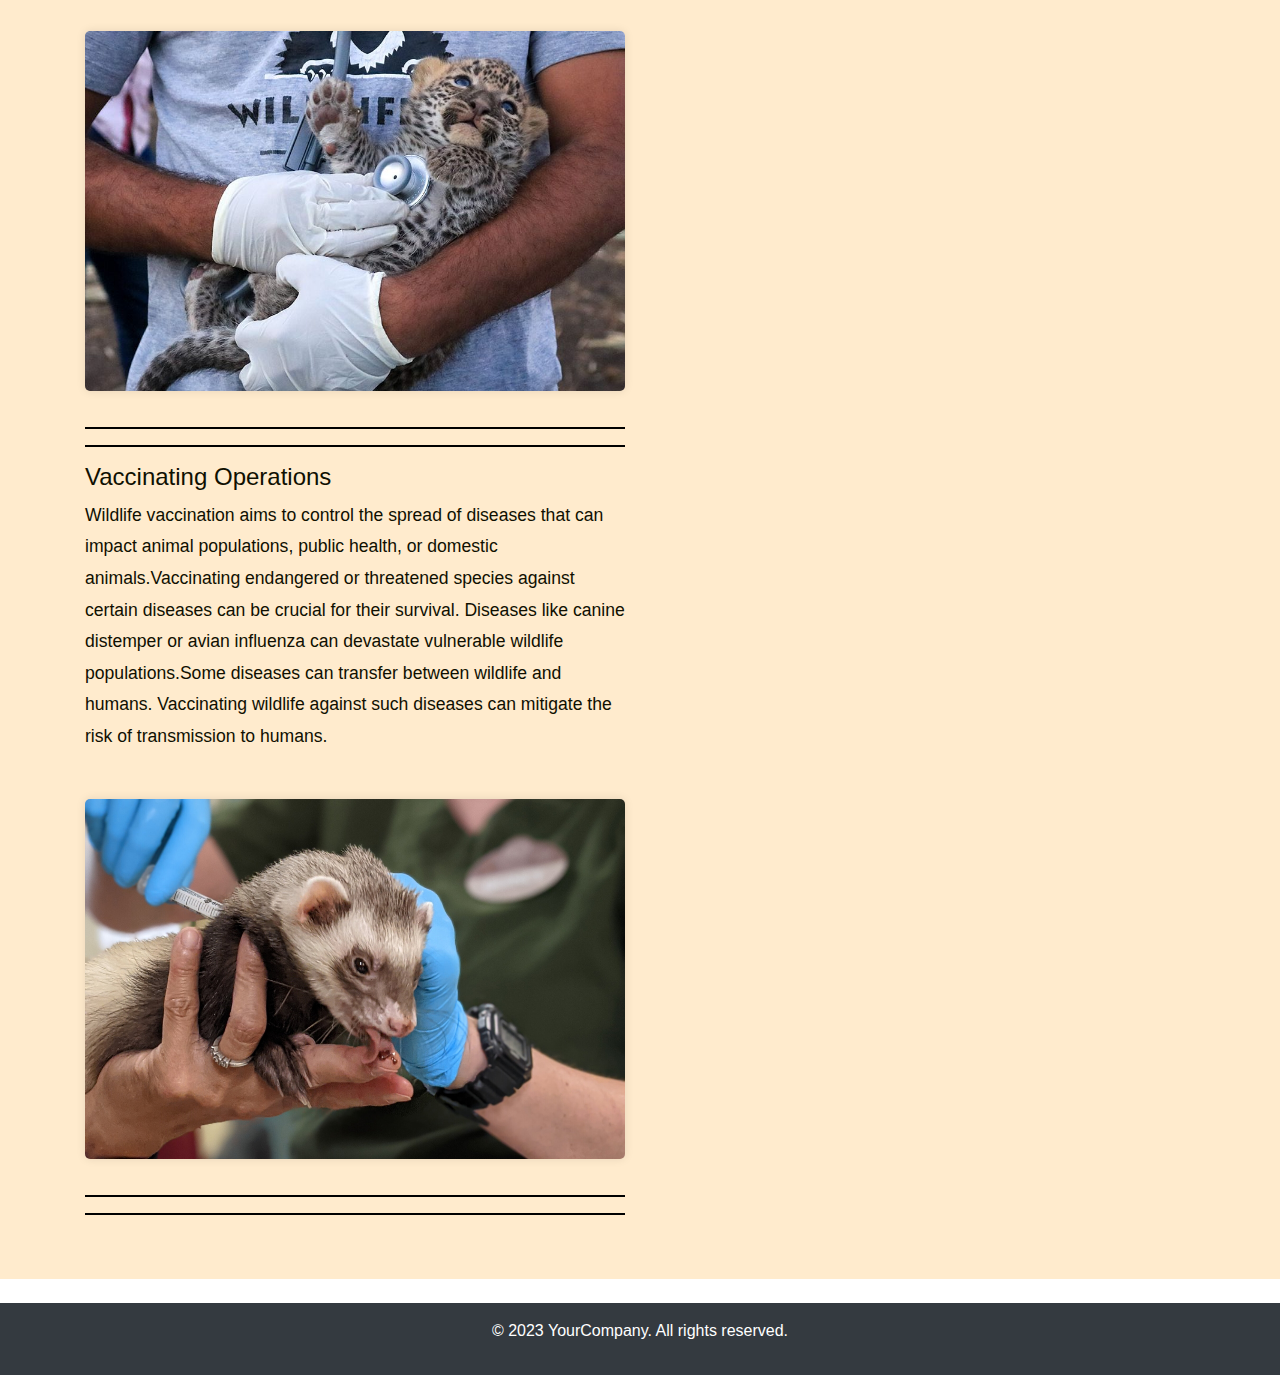
<file: Wildlife Conservation/aboutus.html>
<!DOCTYPE html>
<html lang="en">
<head>
  <meta charset="UTF-8">
  <title>About</title>
  <!-- Bootstrap CSS -->
  <link href="https://stackpath.bootstrapcdn.com/bootstrap/4.5.2/css/bootstrap.min.css" rel="stylesheet">
  <!-- Custom CSS -->
  <link href="aboutus.css" rel="stylesheet">
  <!-- Bootstrap JS and jQuery -->
<script src="https://code.jquery.com/jquery-3.5.1.slim.min.js"></script>
<script src="https://cdn.jsdelivr.net/npm/@popperjs/core@2.9.2/dist/umd/popper.min.js"></script>
<script src="https://stackpath.bootstrapcdn.com/bootstrap/4.5.2/js/bootstrap.min.js"></script>
<!-- Custom JS or jQuery scripts can be added if necessary -->
</head>
<body>
<!--header starts-->
<header>
  <nav class="navbar">
    <a href="http://127.0.0.1:5500/index.html">WILDILIFE GUARDIANS FOUNDATION</a>
  </nav>
</header>
<!--header ends-->
<main>
<!-- About Us Section -->
<section id="about" class="py-5">
  <div class="container">
    <div class="row">
      <div class="col-lg-6">
        <h2 class="mb-4">About Us</h2>
       <h4>Natural Heritage Campaigns</h4>
       <p>Natural Heritage Campaigns in WTI has spanned species and has led to success 
        like the rehabilitation of Kalandars (Bear dancing) community, the 'Say no to Shahtoosh' 
        campaign to stop the hinting of the Tibetan Antelope, the 'Tibetan Awareness Campaign' aimed at 
        stopping the use of wildlife products and derivatives in the culture, The 'Mongoose Hair Brush Campaign' 
        to expose the illegal trade in mongoose hair to manufacture paint brushes, 'Animal Action Education' 
        to bring about environmental education and awareness among school children, and the 'Wild Buffalo Campaign' 
        to instil a sense of pride and ownership for the State Animal of Chhattisgarh.</p>
        <img class="margin" src="au1.jpg" alt="au1">
        <hr>
        <hr>
        <h4>Wild Lands</h4>
        <p>Land securement is a unique strategy that aims to secure critical habitats outside the traditional 
            protected area system. The secured lands include important habitat linkages, wetlands, mangroves, grasslands, 
            Important Bird Areas (IBAs), sacred groves etc. The focus of this Big Idea is to secure critical habitats and 
            restore degraded and fragmented ecosystems like coral reefs, wetlands and mangroves.
            Presently, the division has five projects under it the Garo Green Spine Conservation Project, Meghalaya;
            Kannur Kandal Project, Kerala; Sarus Habitat Securement Project, Uttar Pradesh; Mithapur Coral Reef 
            Recovery Project, Gujarat; and the latest addition is the Forgotten Cats of Shergaon in Arunachal Pradesh</p>
            <img class="margin" src="au2.png" alt="au2">
            <hr>
            <hr>
            <h4>Species Recovery</h4>
            <p>Our species recovery projects reflect long-term organisational commitment and are selected after careful thought 
                is given to the conservation status of the species, conservation relevance of a project, resource availability, 
                local support, and government priorities.</p>
                <img class="margin" src="au3.jpg" alt="au3">
                <hr>
                <hr>
            <h4>Wild Lands</h4>
            <p>Under the "WILD LANDS" project we go on for spotting terrestrial,aquatic animals or spotting birds.
              This helps us to keep an account of the sorrunding animals that are living.We try to understand the 
              behaviour of animals.This helps us keep acount of different species found and their numbers.
                </p>
                <img class="margin" src="au4.jpg" alt="au3">
                <hr>
                <hr>
            <h4>Rescue Operations</h4>
            <p>Wildlife rescue operations involve a series of coordinated efforts to assist and aid injured, sick, 
              or distressed wild animals. These operations aim to provide immediate care, rehabilitation, and, 
              when possible, release back into their natural habitat. </p>
                <img class="margin" src="au5.jpg" alt="au3">
                <hr>
                <hr>
            <h4>Vaccinating Operations</h4>
            <p>Wildlife vaccination aims to control the spread of diseases that can impact animal populations,
               public health, or domestic animals.Vaccinating endangered or threatened species against certain 
               diseases can be crucial for their survival. Diseases like canine distemper or avian influenza 
               can devastate vulnerable wildlife populations.Some diseases can transfer between wildlife and humans. 
               Vaccinating wildlife against such diseases can mitigate the risk of transmission to humans.</p>
                <img class="margin" src="au6.jpg" alt="au3">
                <hr>
                <hr>
      </div>
      <!--logo-->
      <div class="col-lg-6">
        <img src="images.png" class="img-fluid rounded" alt="Charity Image">
      </div>
    </div>
  </div>
</section>
</main>
<!--footer starts-->
<footer class="bg-dark text-white text-center py-3 mt-4">
  <p>&copy; 2023 YourCompany. All rights reserved.</p>
</footer>
<!--footer ends-->
</body>
</html>
</file>
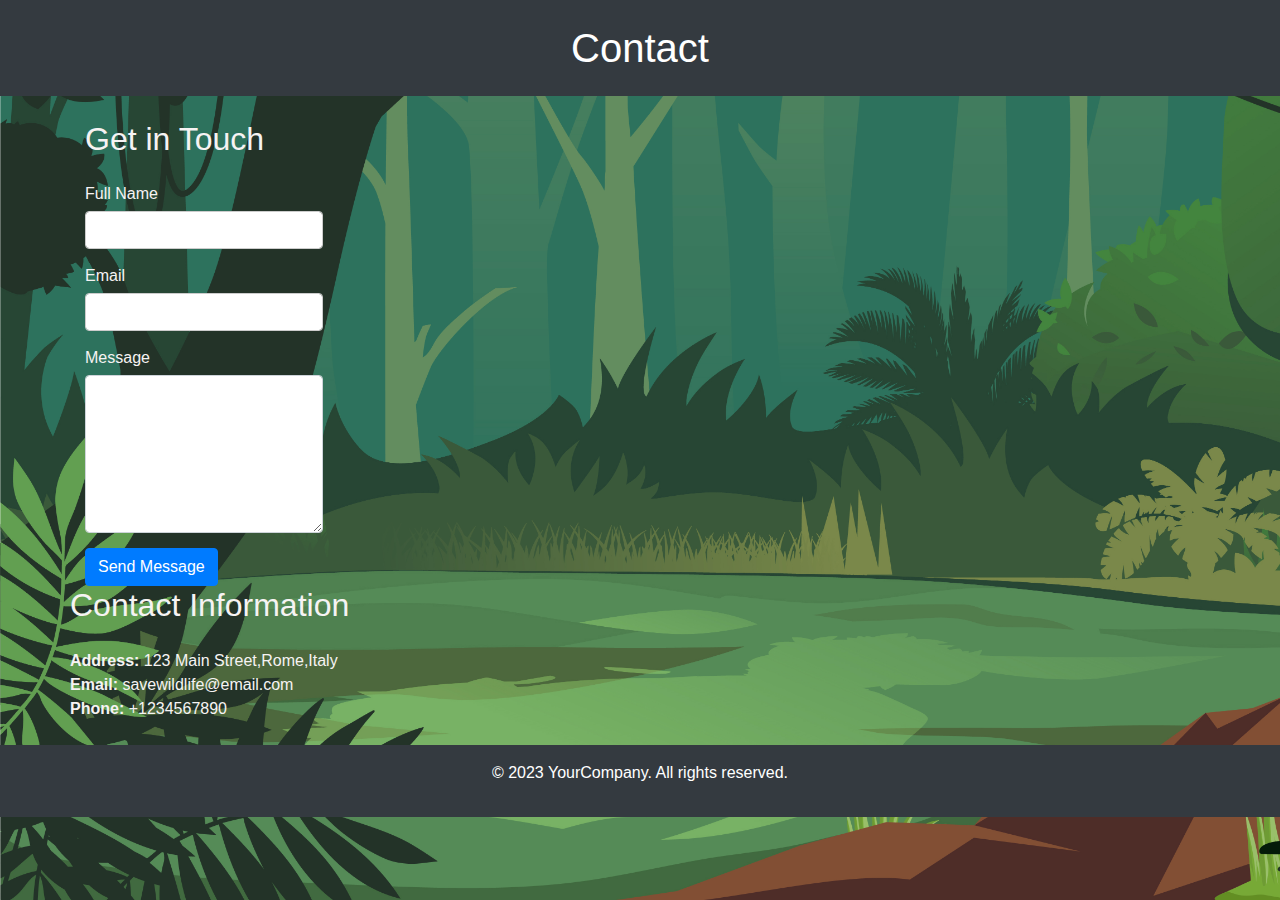
<file: Wildlife Conservation/contactus.html>
<!DOCTYPE html>
<html lang="en">
<head>
  <meta charset="UTF-8">
  <title>Contact</title>
  <link rel="stylesheet" href="https://stackpath.bootstrapcdn.com/bootstrap/4.5.2/css/bootstrap.min.css">
  <!--custom css link-->
  <link rel="stylesheet" href="contactus.css">
  <script src="https://stackpath.bootstrapcdn.com/bootstrap/4.5.2/js/bootstrap.min.js"></script>
</head>
<body>
  <!--header starts-->
  <header class="bg-dark text-white text-center py-4">
    <h1>Contact</h1>
  </header>
  <!--header ends-->
  <main class="container mt-4">
    <!--contact form-->
    <div class="row">
      <section class="col-md-6">
        <h2 class="mb-4">Get in Touch</h2>
        <form id="contactForm">
          <div class="form-group">
            <label for="fullname">Full Name</label>
            <input type="text" class="form-control" id="fullname" name="fullname" required>
          </div>
          <div class="form-group">
            <label for="email">Email</label>
            <input type="email" class="form-control" id="email" name="email" required>
          </div>
          <div class="form-group">
            <label for="message">Message</label>
            <textarea class="form-control" id="message" name="message" rows="6" required></textarea>
          </div>
          <button type="submit" class="btn btn-primary">Send Message</button>
        </form>
      </section>
      <!--contact information-->
      <section class="row-cols-1">
        <h2 class="mb-4">Contact Information</h2>
        <ul class="list-unstyled">
          <li><strong>Address:</strong> 123 Main Street,Rome,Italy</li>
          <li><strong>Email:</strong> savewildlife@email.com</li>
          <li><strong>Phone:</strong> +1234567890</li>
        </ul>
      </section>
    </div>
  </main>
  <!--footer starts-->
  <footer class="bg-dark text-white text-center py-3 mt-4">
    <p>&copy; 2023 YourCompany. All rights reserved.</p>
  </footer>
  <!--footer ends-->
</body>
</html>
</file>
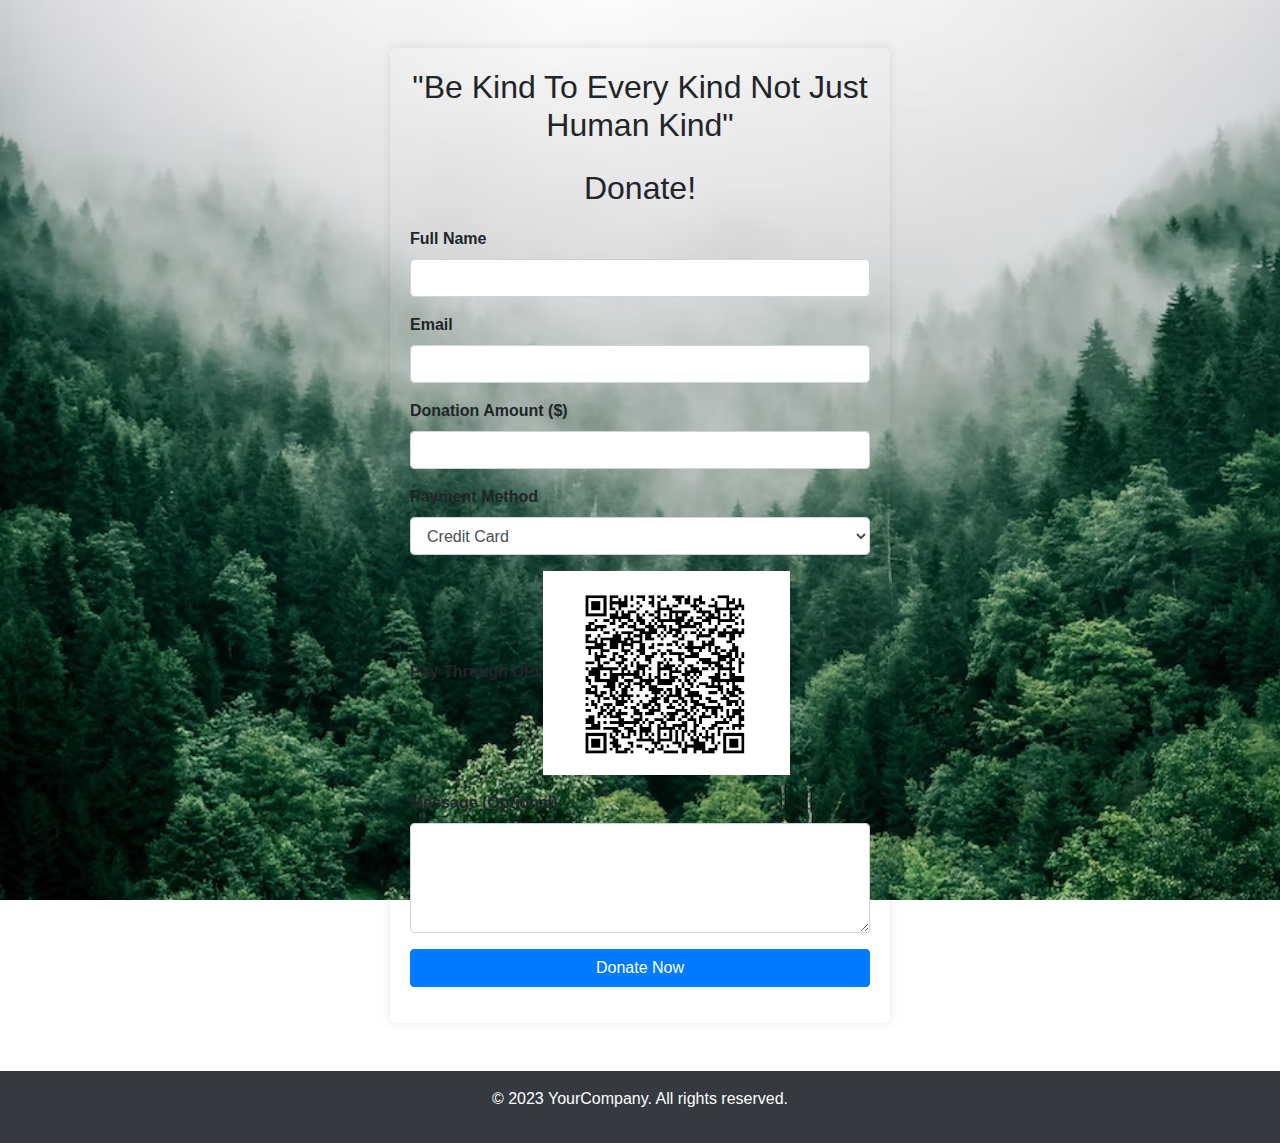
<file: Wildlife Conservation/donate.html>
<!DOCTYPE html>
<html lang="en">
<head>
  <meta charset="UTF-8">
  <title>Charity Donation Registration</title>
  <!-- Bootstrap CSS -->
  <link href="https://stackpath.bootstrapcdn.com/bootstrap/4.5.2/css/bootstrap.min.css" rel="stylesheet">
  <!-- Bootstrap JS and jQuery-->
<script src="https://code.jquery.com/jquery-3.5.1.slim.min.js"></script>
<script src="https://cdn.jsdelivr.net/npm/@popperjs/core@2.9.2/dist/umd/popper.min.js"></script>
<script src="https://stackpath.bootstrapcdn.com/bootstrap/4.5.2/js/bootstrap.min.js"></script>
 <link rel="stylesheet" href="donate.css">
</head>
<body>
<main>
  <!--donation form-->
<div class="container my-5">
  <form action="submit_donation.php" method="post">
    <h2 class="mb-4">"Be Kind To Every Kind Not Just Human Kind"</h2>
    <h2>Donate!</h2>
    <div class="form-group">
      <label for="fullname">Full Name</label>
      <input type="text" class="form-control" id="fullname" name="fullname" required>
    </div>
    <div class="form-group">
      <label for="email">Email</label>
      <input type="email" class="form-control" id="email" name="email" required>
    </div>
    <div class="form-group">
      <label for="amount">Donation Amount ($)</label>
      <input type="number" class="form-control" id="amount" name="amount" required>
    </div>
    <div class="form-group">
      <label for="payment">Payment Method</label>
      <select class="form-control" id="payment" name="payment" required>
        <option value="credit">Credit Card</option>
        <option value="paypal">PayPal</option>
        <option value="bank">Bank Transfer</option>
      </select>
    </div>
    <div class="form-group">
      <label for="amount">Pay Through UPI</label>
      <img src="upi.png" alt="UPI">
    </div>
    <div class="form-group">
      <label for="message">Message (Optional)</label>
      <textarea class="form-control" id="message" name="message" rows="4"></textarea>
    </div>
    <div class="form-group">
      <button type="submit" class="btn btn-primary">Donate Now</button>
    </div>
  </form>
</div>
</main>
<!--footer starts-->
<footer class="bg-dark text-white text-center py-3 mt-4">
  <p>&copy; 2023 YourCompany. All rights reserved.</p>
</footer>
<!--footer ends-->
</body>
</html>
</file>
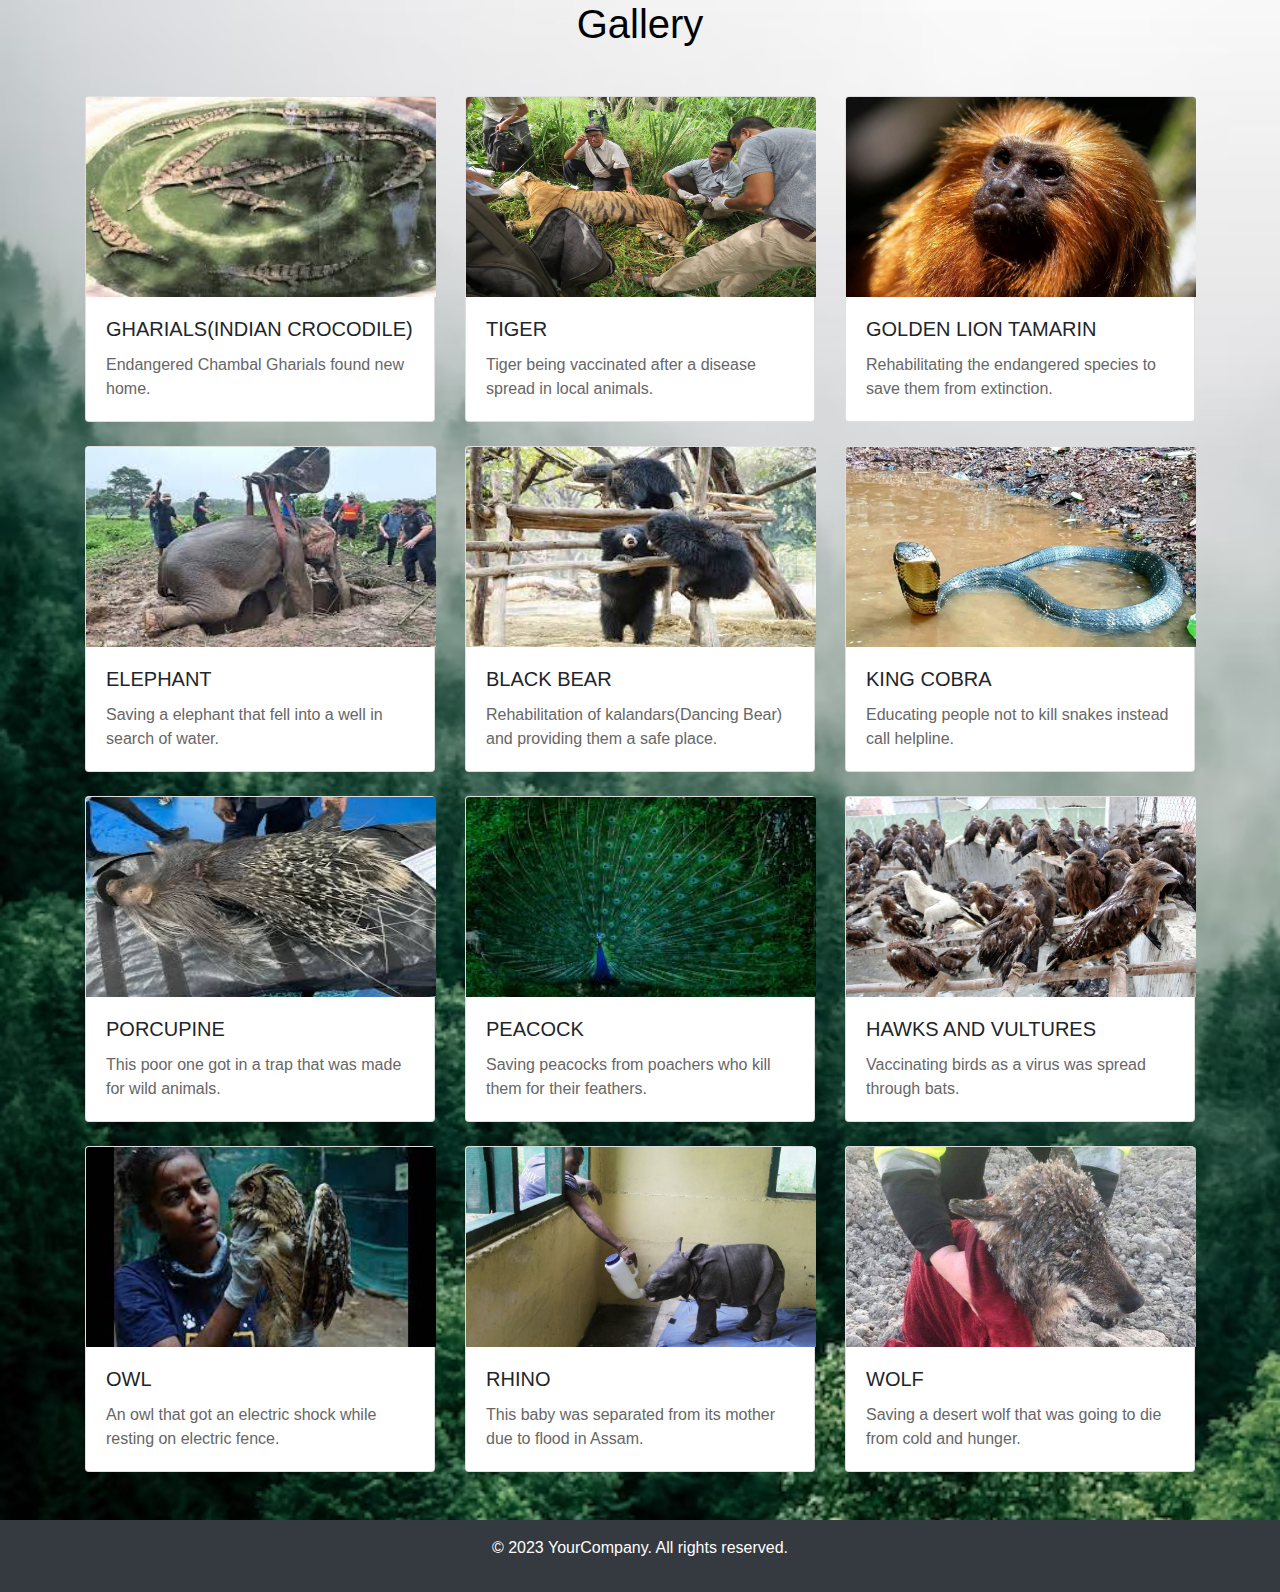
<file: Wildlife Conservation/gallery.html>
<!DOCTYPE html>
<html lang="en">
<head>
  <meta charset="UTF-8">
  <meta name="viewport" content="width=device-width, initial-scale=1.0">
  <title>Gallery</title>
  <!--link of bootstrap-->
  <link href="https://maxcdn.bootstrapcdn.com/bootstrap/4.5.2/css/bootstrap.min.css" rel="stylesheet">
  <!--custom css-->
  <link rel="stylesheet" href="gallery.css">
</head>
<body class="body">
<main>
  <!--code for gallery-->
<h1>Gallery</h1>
<div class="container mt-5">
  <div class="row">
    <div class="col-md-4 mb-4">
      <div class="card">
        <img src="img1.jfif" class="card-img-top" alt="Image 1">
        <div class="card-body">
          <h5 class="card-title">GHARIALS(INDIAN CROCODILE)</h5>
          <p class="card-text">Endangered Chambal Gharials found new home.</p>
        </div>
      </div>
    </div>
    <div class="col-md-4 mb-4">
      <div class="card">
        <img src="img2.jpg" class="card-img-top" alt="Image 2">
        <div class="card-body">
          <h5 class="card-title">TIGER</h5>
          <p class="card-text">Tiger being vaccinated after a disease spread in local animals.</p>
        </div>
      </div>
    </div>
    <div class="col-md-4 mb-4">
        <div class="card">
          <img src="img3.jpg" class="card-img-top" alt="Image 1">
          <div class="card-body">
            <h5 class="card-title">GOLDEN LION TAMARIN</h5>
            <p class="card-text">Rehabilitating the endangered species to save them from extinction.</p>
          </div>
        </div>
    </div>
  </div>
  <div class="row">
    <div class="col-md-4 mb-4">
      <div class="card">
        <img src="img4.jfif" class="card-img-top" alt="Image 1">
        <div class="card-body">
          <h5 class="card-title">ELEPHANT</h5>
          <p class="card-text">Saving a elephant that fell into a well in search of water.</p>
        </div>
      </div>
    </div>
    <div class="col-md-4 mb-4">
      <div class="card">
        <img src="img5.jfif" class="card-img-top" alt="Image 2">
        <div class="card-body">
          <h5 class="card-title">BLACK BEAR</h5>
          <p class="card-text">Rehabilitation of kalandars(Dancing Bear) and providing them a safe place.</p>
        </div>
      </div>
    </div>
    <div class="col-md-4 mb-4">
        <div class="card">
          <img src="img6.webp" class="card-img-top" alt="Image 1">
          <div class="card-body">
            <h5 class="card-title">KING COBRA</h5>
            <p class="card-text">Educating people not to kill snakes instead call helpline.</p>
          </div>
        </div>
    </div>
  </div>
  <div class="row">
    <div class="col-md-4 mb-4">
      <div class="card">
        <img src="img7.jfif" class="card-img-top" alt="Image 1">
        <div class="card-body">
          <h5 class="card-title">PORCUPINE</h5>
          <p class="card-text">This poor one got in a trap that was made for wild animals.</p>
        </div>
      </div>
    </div>
    <div class="col-md-4 mb-4">
      <div class="card">
        <img src="img8.jfif" class="card-img-top" alt="Image 2">
        <div class="card-body">
          <h5 class="card-title">PEACOCK</h5>
          <p class="card-text">Saving peacocks from poachers who kill them for their feathers.</p>
        </div>
      </div>
    </div>
    <div class="col-md-4 mb-4">
        <div class="card">
          <img src="img9.webp" class="card-img-top" alt="Image 1">
          <div class="card-body">
            <h5 class="card-title">HAWKS AND VULTURES</h5>
            <p class="card-text">Vaccinating birds as a virus was spread through bats.</p>
          </div>
        </div>
    </div>
  </div>
  <div class="row">
    <div class="col-md-4 mb-4">
      <div class="card">
        <img src="img10.jfif" class="card-img-top" alt="Image 1">
        <div class="card-body">
          <h5 class="card-title">OWL</h5>
          <p class="card-text">An owl that got an electric shock while resting on electric fence.</p>
        </div>
      </div>
    </div>
    <div class="col-md-4 mb-4">
      <div class="card">
        <img src="img11.jpg" class="card-img-top" alt="Image 2">
        <div class="card-body">
          <h5 class="card-title">RHINO</h5>
          <p class="card-text">This baby was separated from its mother due to flood in Assam.</p>
        </div>
      </div>
    </div>
    <div class="col-md-4 mb-4">
        <div class="card">
          <img src="img12.jpg" class="card-img-top" alt="Image 1">
          <div class="card-body">
            <h5 class="card-title">WOLF</h5>
            <p class="card-text">Saving a desert wolf that was going to die from cold and hunger.</p>
          </div>
        </div>
    </div>
  </div>
</div>
</main>
<!--footer starts-->
<footer class="bg-dark text-white text-center py-3 mt-4">
  <p>&copy; 2023 YourCompany. All rights reserved.</p>
</footer>
<!--footer ends-->
</body>
</html>
</file>
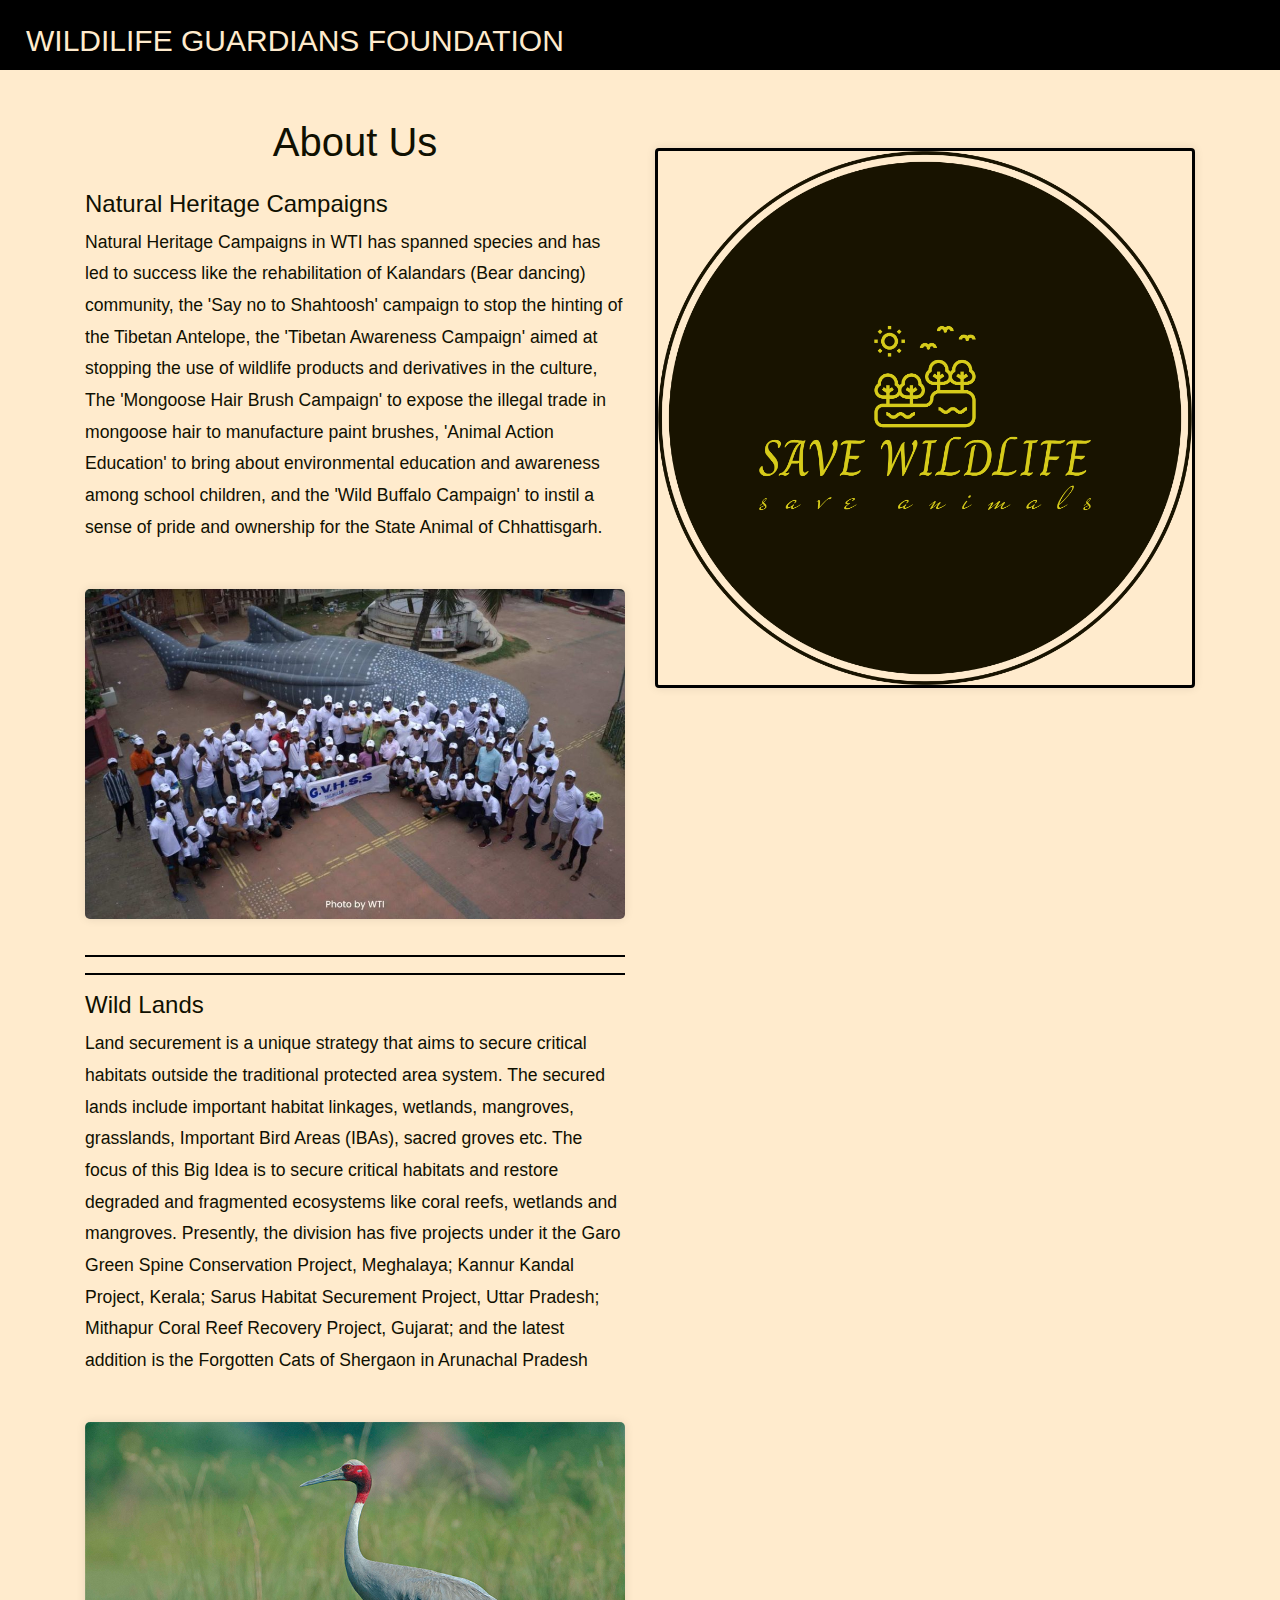
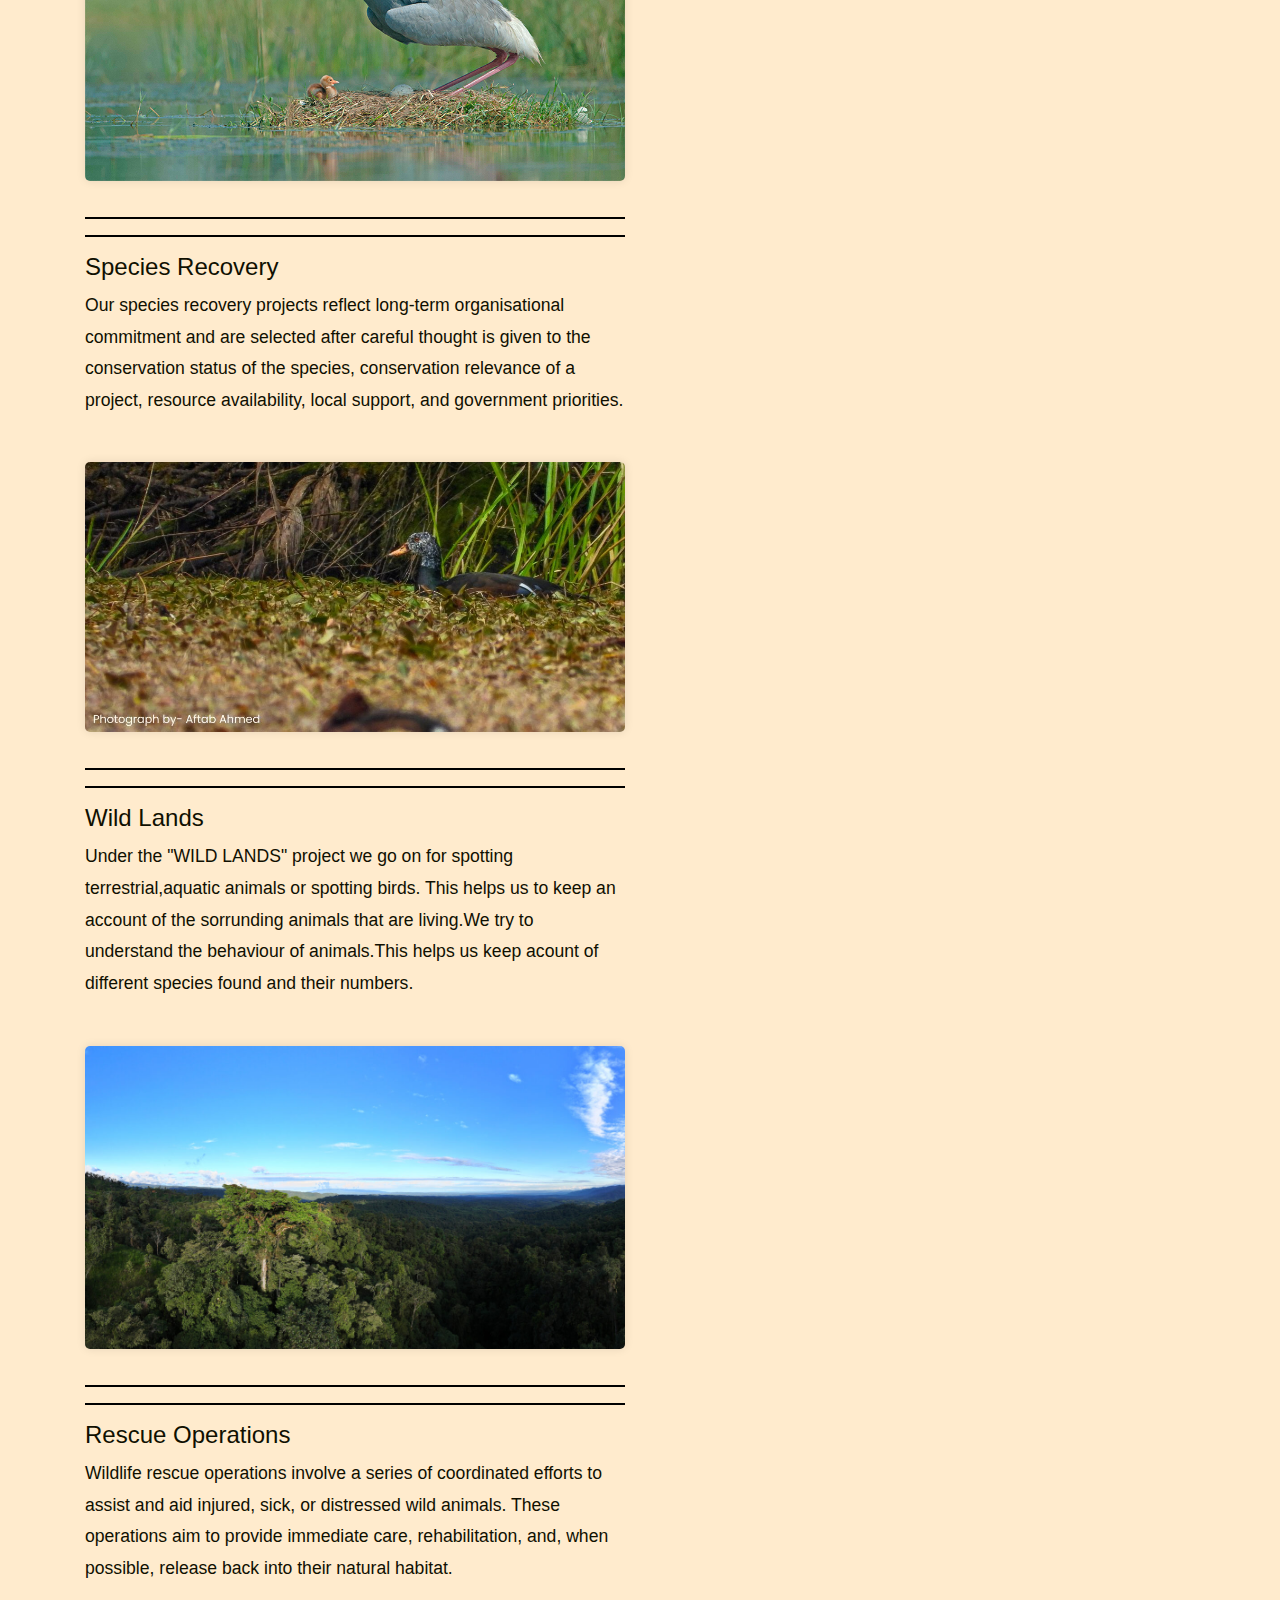
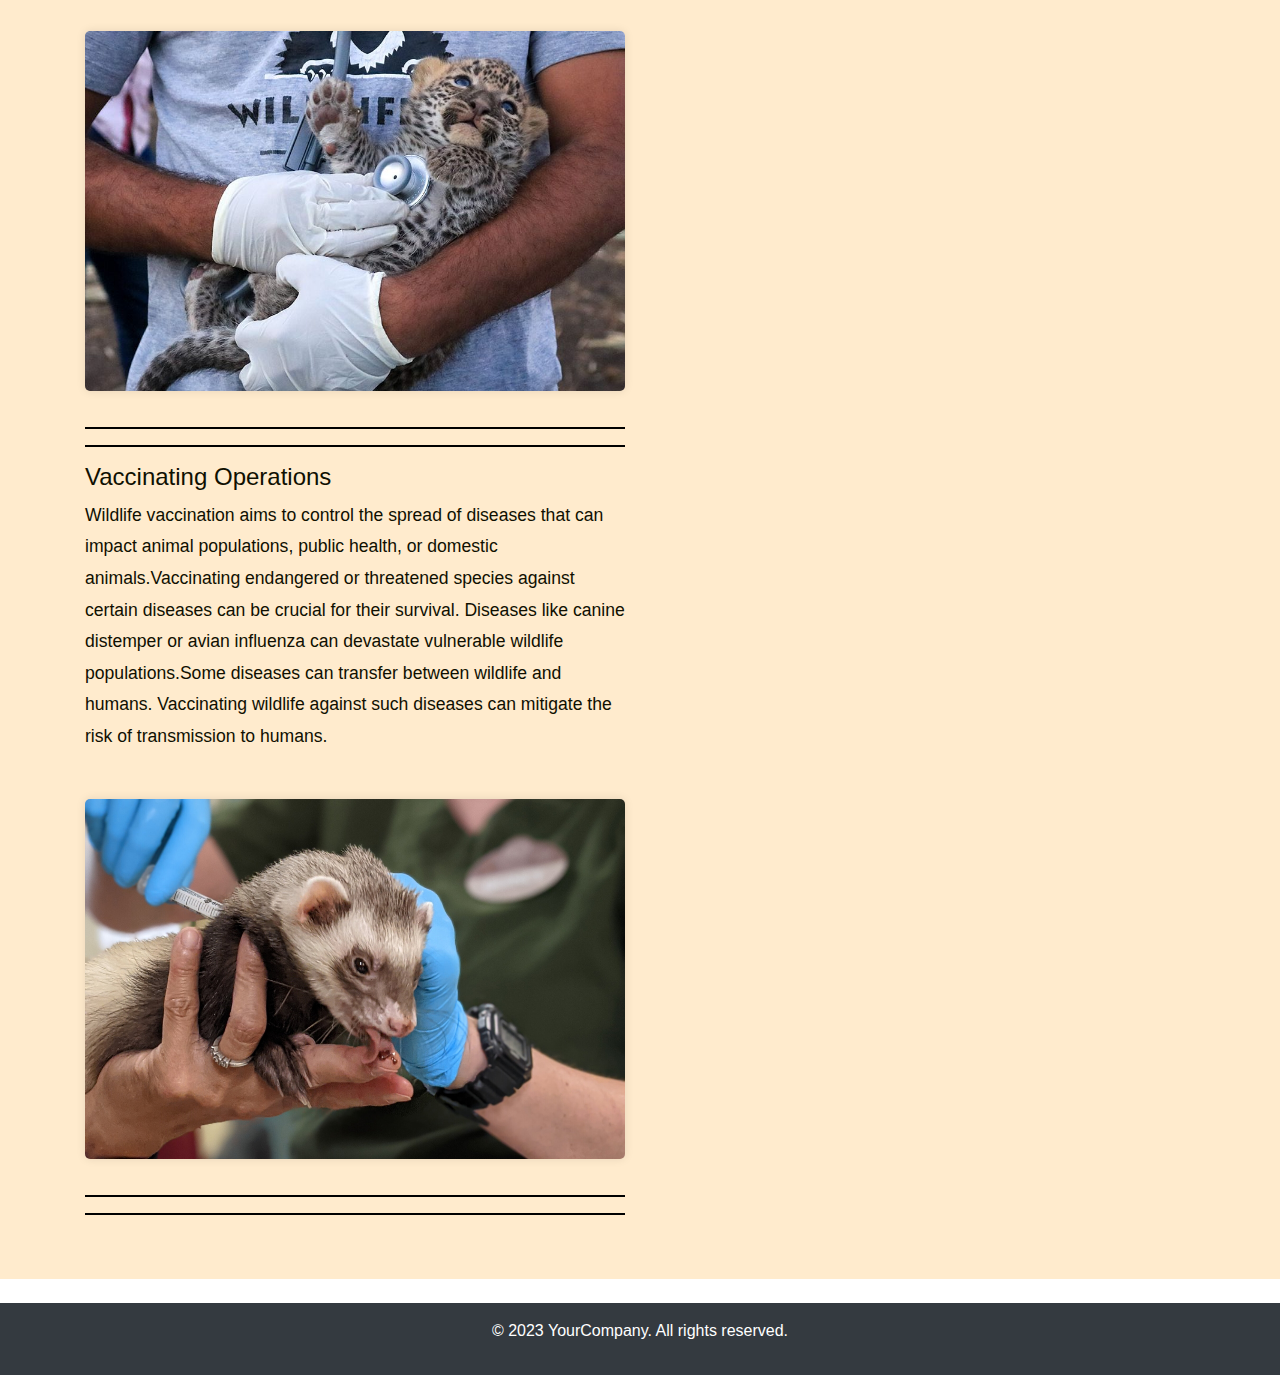
<file: wildlife/aboutus.html>
<!DOCTYPE html>
<html lang="en">
<head>
  <meta charset="UTF-8">
  <title>About</title>
  <!-- Bootstrap CSS -->
  <link href="https://stackpath.bootstrapcdn.com/bootstrap/4.5.2/css/bootstrap.min.css" rel="stylesheet">
  <!-- Custom CSS -->
  <link href="aboutus.css" rel="stylesheet">
  <!-- Bootstrap JS and jQuery -->
<script src="https://code.jquery.com/jquery-3.5.1.slim.min.js"></script>
<script src="https://cdn.jsdelivr.net/npm/@popperjs/core@2.9.2/dist/umd/popper.min.js"></script>
<script src="https://stackpath.bootstrapcdn.com/bootstrap/4.5.2/js/bootstrap.min.js"></script>
<!-- Custom JS or jQuery scripts can be added if necessary -->
</head>
<body>
<!--header starts-->
<header>
  <nav class="navbar">
    <a href="http://127.0.0.1:5500/index.html">WILDILIFE GUARDIANS FOUNDATION</a>
  </nav>
</header>
<!--header ends-->
<main>
<!-- About Us Section -->
<section id="about" class="py-5">
  <div class="container">
    <div class="row">
      <div class="col-lg-6">
        <h2 class="mb-4">About Us</h2>
       <h4>Natural Heritage Campaigns</h4>
       <p>Natural Heritage Campaigns in WTI has spanned species and has led to success 
        like the rehabilitation of Kalandars (Bear dancing) community, the 'Say no to Shahtoosh' 
        campaign to stop the hinting of the Tibetan Antelope, the 'Tibetan Awareness Campaign' aimed at 
        stopping the use of wildlife products and derivatives in the culture, The 'Mongoose Hair Brush Campaign' 
        to expose the illegal trade in mongoose hair to manufacture paint brushes, 'Animal Action Education' 
        to bring about environmental education and awareness among school children, and the 'Wild Buffalo Campaign' 
        to instil a sense of pride and ownership for the State Animal of Chhattisgarh.</p>
        <img class="margin" src="images/au1.jpg" alt="au1">
        <hr>
        <hr>
        <h4>Wild Lands</h4>
        <p>Land securement is a unique strategy that aims to secure critical habitats outside the traditional 
            protected area system. The secured lands include important habitat linkages, wetlands, mangroves, grasslands, 
            Important Bird Areas (IBAs), sacred groves etc. The focus of this Big Idea is to secure critical habitats and 
            restore degraded and fragmented ecosystems like coral reefs, wetlands and mangroves.
            Presently, the division has five projects under it the Garo Green Spine Conservation Project, Meghalaya;
            Kannur Kandal Project, Kerala; Sarus Habitat Securement Project, Uttar Pradesh; Mithapur Coral Reef 
            Recovery Project, Gujarat; and the latest addition is the Forgotten Cats of Shergaon in Arunachal Pradesh</p>
            <img class="margin" src="images/au2.png" alt="au2">
            <hr>
            <hr>
            <h4>Species Recovery</h4>
            <p>Our species recovery projects reflect long-term organisational commitment and are selected after careful thought 
                is given to the conservation status of the species, conservation relevance of a project, resource availability, 
                local support, and government priorities.</p>
                <img class="margin" src="images/au3.jpg" alt="au3">
                <hr>
                <hr>
            <h4>Wild Lands</h4>
            <p>Under the "WILD LANDS" project we go on for spotting terrestrial,aquatic animals or spotting birds.
              This helps us to keep an account of the sorrunding animals that are living.We try to understand the 
              behaviour of animals.This helps us keep acount of different species found and their numbers.
                </p>
                <img class="margin" src="images/au4.jpg" alt="au3">
                <hr>
                <hr>
            <h4>Rescue Operations</h4>
            <p>Wildlife rescue operations involve a series of coordinated efforts to assist and aid injured, sick, 
              or distressed wild animals. These operations aim to provide immediate care, rehabilitation, and, 
              when possible, release back into their natural habitat. </p>
                <img class="margin" src="images/au5.jpg" alt="au3">
                <hr>
                <hr>
            <h4>Vaccinating Operations</h4>
            <p>Wildlife vaccination aims to control the spread of diseases that can impact animal populations,
               public health, or domestic animals.Vaccinating endangered or threatened species against certain 
               diseases can be crucial for their survival. Diseases like canine distemper or avian influenza 
               can devastate vulnerable wildlife populations.Some diseases can transfer between wildlife and humans. 
               Vaccinating wildlife against such diseases can mitigate the risk of transmission to humans.</p>
                <img class="margin" src="images/au6.jpg" alt="au3">
                <hr>
                <hr>
      </div>
      <!--logo-->
      <div class="col-lg-6">
        <img src="images/images.png" class="img-fluid rounded" alt="Charity Image">
      </div>
    </div>
  </div>
</section>
</main>
<!--footer starts-->
<footer class="bg-dark text-white text-center py-3 mt-4">
  <p>&copy; 2023 YourCompany. All rights reserved.</p>
</footer>
<!--footer ends-->
</body>
</html>
</file>
<file: aboutus.css>
/* custom css for about*/
/* Style for the section */
header{
  height: 70px;
  background-color: black;
}
.navbar {
  display: flex;
  align-items: center;
  height: 100%; /* Align to the height of the header */
}
.navbar a {
  margin: 10px 10px;
  vertical-align: middle;
  font-size: 30px;
  text-decoration: none;
  color: blanchedalmond;
  /* Additional styling for navbar links */
}
#about {
  background-color: blanchedalmond;
    padding: 80px 0;
    color: rgb(16, 16, 1);
}
hr{
  border: 1px solid black;
}
.img-fluid{
  border: solid black;
}
/* Style for the heading */
#about h2 {
  font-size: 2.5rem;
  color: rgb(16, 16, 1);
  margin-bottom: 30px;
  text-align: center;
}
.margin{
  margin-bottom: 20px;
}
/* Style for the paragraphs */
#about p {
  font-size: 1.1rem;
  line-height: 1.8;
  color:rgb(16, 16, 1);
}
/* Style for the logo */
#about img {
  width: 100%;
  border-radius: 5px;
  box-shadow: 0 0 10px rgba(0, 0, 0, 0.1);
  margin-top: 30px;
}
</file>
<file: contactus.css>
/* Body */
body {
  font-family: Arial, sans-serif;
  background: linear-gradient(rgba(0,0,0,0.7), rgba(0,0,0,0.7)),
              url("images/bgimg1.jpg") no-repeat center center/cover;
  color: #fff;
}

/* Contact box (form) */
.contact-box {
  background: rgba(255, 255, 255, 0.95);
  padding: 25px;
  border-radius: 10px;
  color: #000;
  box-shadow: 0 0 10px rgba(0,0,0,0.5);
}

/* Contact info */
.contact-info {
  margin-left: 30px;
}

/* Input fields */
.form-control {
  background-color: #fff;
  color: #000;
  border-radius: 5px;
}

/* Fix typing visibility */
input, textarea {
  color: #000 !important;
}

/* Button */
.btn {
  margin-top: 10px;
}

/* Footer */
footer {
  background-color: #333;
  color: #fff;
}
</file>
<file: donate.css>
body {
  font-family: Arial, sans-serif;
  background: linear-gradient(rgba(0,0,0,0.7), rgba(0,0,0,0.7)),
              url("images/bg_img.avif") no-repeat center/cover;
  color: #fff;
}

.donate-box {
  max-width: 500px;
  margin: auto;
  padding: 25px;
  background: rgba(255,255,255,0.95);
  border-radius: 10px;
  color: #000;
  box-shadow: 0 0 15px rgba(0,0,0,0.5);
}

.form-control {
  color: #000;
}

.upi-img {
  width: 200px;
}

.btn {
  margin-top: 10px;
}
</file>
<file: gallery.css>
/* Background with overlay */
body {
  background: linear-gradient(rgba(0,0,0,0.7), rgba(0,0,0,0.7)),
              url("images/bg_img.avif") no-repeat center/cover;
  font-family: Arial, sans-serif;
  color: #fff;
}

/* Heading */
h1 {
  text-align: center;
  margin-top: 30px;
  font-size: 40px;
  font-weight: bold;
}

/* Card styling */
.card {
  border: none;
  border-radius: 10px;
  overflow: hidden;
  background: #fff;
  color: #000;
  transition: transform 0.3s ease, box-shadow 0.3s ease;
}

/* Hover effect */
.card:hover {
  transform: translateY(-8px);
  box-shadow: 0 10px 25px rgba(0,0,0,0.4);
}

/* Image fix */
.card-img-top {
  height: 220px;
  width: 100%;
  object-fit: cover; /* 🔥 IMPORTANT FIX */
}

/* Text */
.card-title {
  font-size: 18px;
  font-weight: bold;
}

.card-text {
  font-size: 14px;
  color: #555;
}

/* Spacing */
.container {
  margin-top: 40px;
}

/* Footer */
footer {
  background-color: #333;
  color: #fff;
}

.card img {
  transition: transform 0.4s ease;
}

.card:hover img {
  transform: scale(1.1);
}

.card {
  box-shadow: 0 5px 15px rgba(0,0,0,0.3);
}
</file>
<file: Wildlife Conservation/aboutus.css>
/* custom css for about*/
/* Style for the section */
header{
  height: 70px;
  background-color: black;
}
.navbar {
  display: flex;
  align-items: center;
  height: 100%; /* Align to the height of the header */
}
.navbar a {
  margin: 10px 10px;
  vertical-align: middle;
  font-size: 30px;
  text-decoration: none;
  color: blanchedalmond;
  /* Additional styling for navbar links */
}
#about {
  background-color: blanchedalmond;
    padding: 80px 0;
    color: rgb(16, 16, 1);
}
hr{
  border: 1px solid black;
}
.img-fluid{
  border: solid black;
}
/* Style for the heading */
#about h2 {
  font-size: 2.5rem;
  color: rgb(16, 16, 1);
  margin-bottom: 30px;
  text-align: center;
}
.margin{
  margin-bottom: 20px;
}
/* Style for the paragraphs */
#about p {
  font-size: 1.1rem;
  line-height: 1.8;
  color:rgb(16, 16, 1);
}
/* Style for the logo */
#about img {
  width: 100%;
  border-radius: 5px;
  box-shadow: 0 0 10px rgba(0, 0, 0, 0.1);
  margin-top: 30px;
}
</file>
<file: Wildlife Conservation/donate.css>
body {
    font-family: Arial, sans-serif;
    background-image: url("bg_img.avif");
    background-size: cover;
    background-repeat: no-repeat;
    background-attachment: fixed;
}
/* style for donation form */
.container {
  max-width: 500px;
  margin: 50px auto;
  padding: 20px;
  background-color:transparent;
  border-radius: 5px;
  box-shadow: 0 0 10px rgba(0, 0, 0, 0.1);
}
h2 {
  text-align: center;
  margin-bottom: 20px;
}
label {
  font-weight: bold;
}
button[type="submit"] {
  width: 100%;
}
/* style for footer */
footer {
  text-align: center;
  padding: 10px 0;
  background-color: #333;
  color: #fff;
}
</file>
<file: Wildlife Conservation/gallery.css>
.body{
background-image: url(bg_img.avif);
background-size: cover;
}
h1{
  color: rgb(0, 2, 2);
  text-align: center;
}
/* style for text */
.card-title {
  font-size: 1.25rem;
}
.card-text {
  color: #666;
}
/* setting size of images */
.card-img-top{
  height: 200px;
  width: 350px;
}
.mb-4 {
  margin-bottom: 1.5rem;
}
.card:hover {
  box-shadow: 0 4px 8px 0 rgba(0,0,0,0.2);/* shadow of box appears on hovering*/
  transition: box-shadow 0.3s ease-in-out;
}
</file>
<file: wildlife/aboutus.css>
/* custom css for about*/
/* Style for the section */
header{
  height: 70px;
  background-color: black;
}
.navbar {
  display: flex;
  align-items: center;
  height: 100%; /* Align to the height of the header */
}
.navbar a {
  margin: 10px 10px;
  vertical-align: middle;
  font-size: 30px;
  text-decoration: none;
  color: blanchedalmond;
  /* Additional styling for navbar links */
}
#about {
  background-color: blanchedalmond;
    padding: 80px 0;
    color: rgb(16, 16, 1);
}
hr{
  border: 1px solid black;
}
.img-fluid{
  border: solid black;
}
/* Style for the heading */
#about h2 {
  font-size: 2.5rem;
  color: rgb(16, 16, 1);
  margin-bottom: 30px;
  text-align: center;
}
.margin{
  margin-bottom: 20px;
}
/* Style for the paragraphs */
#about p {
  font-size: 1.1rem;
  line-height: 1.8;
  color:rgb(16, 16, 1);
}
/* Style for the logo */
#about img {
  width: 100%;
  border-radius: 5px;
  box-shadow: 0 0 10px rgba(0, 0, 0, 0.1);
  margin-top: 30px;
}
</file>
<file: Wildlife Conservation/style.css>
/* resetting default styles */
*{
  font-family: 'Roboto',sans-serif;
  margin: 0;padding: 0; 
  box-sizing: border-box;
  outline: none;border: none;
  text-transform: capitalize;
  transition: .2s linear;
  text-decoration: none;
}
/* scroll bar */
html{
  font-size: 62.5%;
  overflow-x: hidden;
  scroll-padding-top: 9rem;
  scroll-behavior: smooth;
}
html::-webkit-scrollbar{
  width: .8rem;
}
html::-webkit-scrollbar-track{
  background: transparent;
}
html::-webkit-scrollbar-thumb{
  background: #fff;
  border-radius: 5rem;
}
body{
  background: #010103;
}
/* Basic styling for header */
.header {
  display: flex;
  justify-content: space-between;
  align-items: center;
  padding: 20px;
  background-color: rgb(47, 234, 18);
}
/* Additional styling for the logo */
.logo img {
  height: 100px;
  width: 100%;
  margin-right: 10PX;
}
/* style for navbar */
.navbar {
  display: flex;
  align-items: center;
  height: 100%; /* Align to the height of the header */
}
/* Additional styling for navbar links */
.navbar a {
  margin: 10px 10px;
  vertical-align: middle;
  font-size: 20px;
  text-decoration: none;
  color: rgb(9, 1, 17);
}
/* styling when curson hover on link */
.navbar a:hover{
  color: red;
  border: 2px solid white;
  padding: 5px;
}
/* style for search */
.search-form {
  display: flex;
  align-items: center;
}
#search-box {
  padding: 8px;
  border: 1px solid #ccc;
  border-radius: 4px;
  margin-right: 10px;
}
/* style for search button */
button {
  height: 50px;
  width: 5rem;
  padding: 8px 12px;
  border: none;
  background-color: #007bff;
  color: #fff;
  border-radius: 4px;
  cursor: pointer;
}
button:hover {
  background-color: #0056b3;
}
#search-box{
height: 50px;
width: 400px;
}
/* Adjust padding or margin to create space */
.container {
  padding-top: 50px; 
}
/* carousel */
#mycarousel {
  position: relative;
  z-index: 1; /* Ensure a lower z-index than the header */ 
}
/* events section style */
.events{
  color: blanchedalmond;
}
.container1{
  padding-top: 1.5rem;
}
.image{
  height: 250px;
  width: 500px;
  border-radius: 4px;
}
.events{
    color: #fff;
}
/*css for sign up container*/
.signup-container {
  color: aliceblue;
  margin-top: 2.2rem;
  margin-bottom: 5%;
  margin-left: 25%;
  width: 500px;
  padding: 20px;
  border: 1px solid #ccc;
  border-radius: 5px;
  background-image: url(bgimg1.jpg); 
  background-size: cover;}
.signup-form {
  display: flex;
  flex-direction: column;
}
.form-group {
  margin-bottom: 15px;
}
label {
  font-weight: bold;
}
input[type="text"],input[type="email"] {
  width: 100%;
  padding: 8px;
  border-radius: 3px;
  border: 1px solid #ccc;
}
.reg {
  padding: 10px;
  background-color: #007bff;
  color: #fff;
  border: none;
  width: 100px;
  border-radius: 3px;
  cursor: pointer;
  transition: background-color 0.3s ease;
}
.reg:hover {
  background-color: #0056b3;
}
/* footer styling */
footer {
  text-align: center;
  padding: 10px 0;
  background-color: #333;
  color: #fff;
}
</file>
<file: Wildlife Conservation/contactus.css>
/* Resetting default margin and padding */
body, h1, h2, ul {
    margin: 0;
    padding: 0;
  }
  /* style for body */
body {
  font-family: Arial, sans-serif;
  background-image: url("bgimg1.jpg");
  background-size: cover;
  background-repeat: no-repeat;
  background-attachment: fixed;
  color: #f6f3f3;
}
/* style for header section */
header {
    background-color: #333;
    color: #fff;
    text-align: center;
    padding: 20px 0;
}
header h1 {
  margin: 0;
}
main {
  width: 80%;
  margin: 20px auto;
  display: flex;
  justify-content: space-between;
}
/* style for contact form */
.contact-form,.contact-info {
  width: 45%;
}
.contact-form h2,.contact-info h2 {
  margin-bottom: 15px;
}
.form-group {
  margin-bottom: 15px;
}
label {
  display: block;
  margin-bottom: 5px;
}
input[type="text"],input[type="email"],textarea {
  width: 100%;
  padding: 8px;
  border-radius: 4px;
  border: 1px solid #ccc;
}
/* style button */
button {
  padding: 10px 20px;
  background-color: #4caf50;
  color: white;
  border: none;
  border-radius: 4px;
  cursor: pointer;
  font-size: 16px;
}
/* style for hover on button */
button:hover {
  background-color: #1e5821;
}
/* style for footer */
footer {
  text-align: center;
  padding: 10px 0;
  background-color: #333;
  color: #fff;
}
</file>
